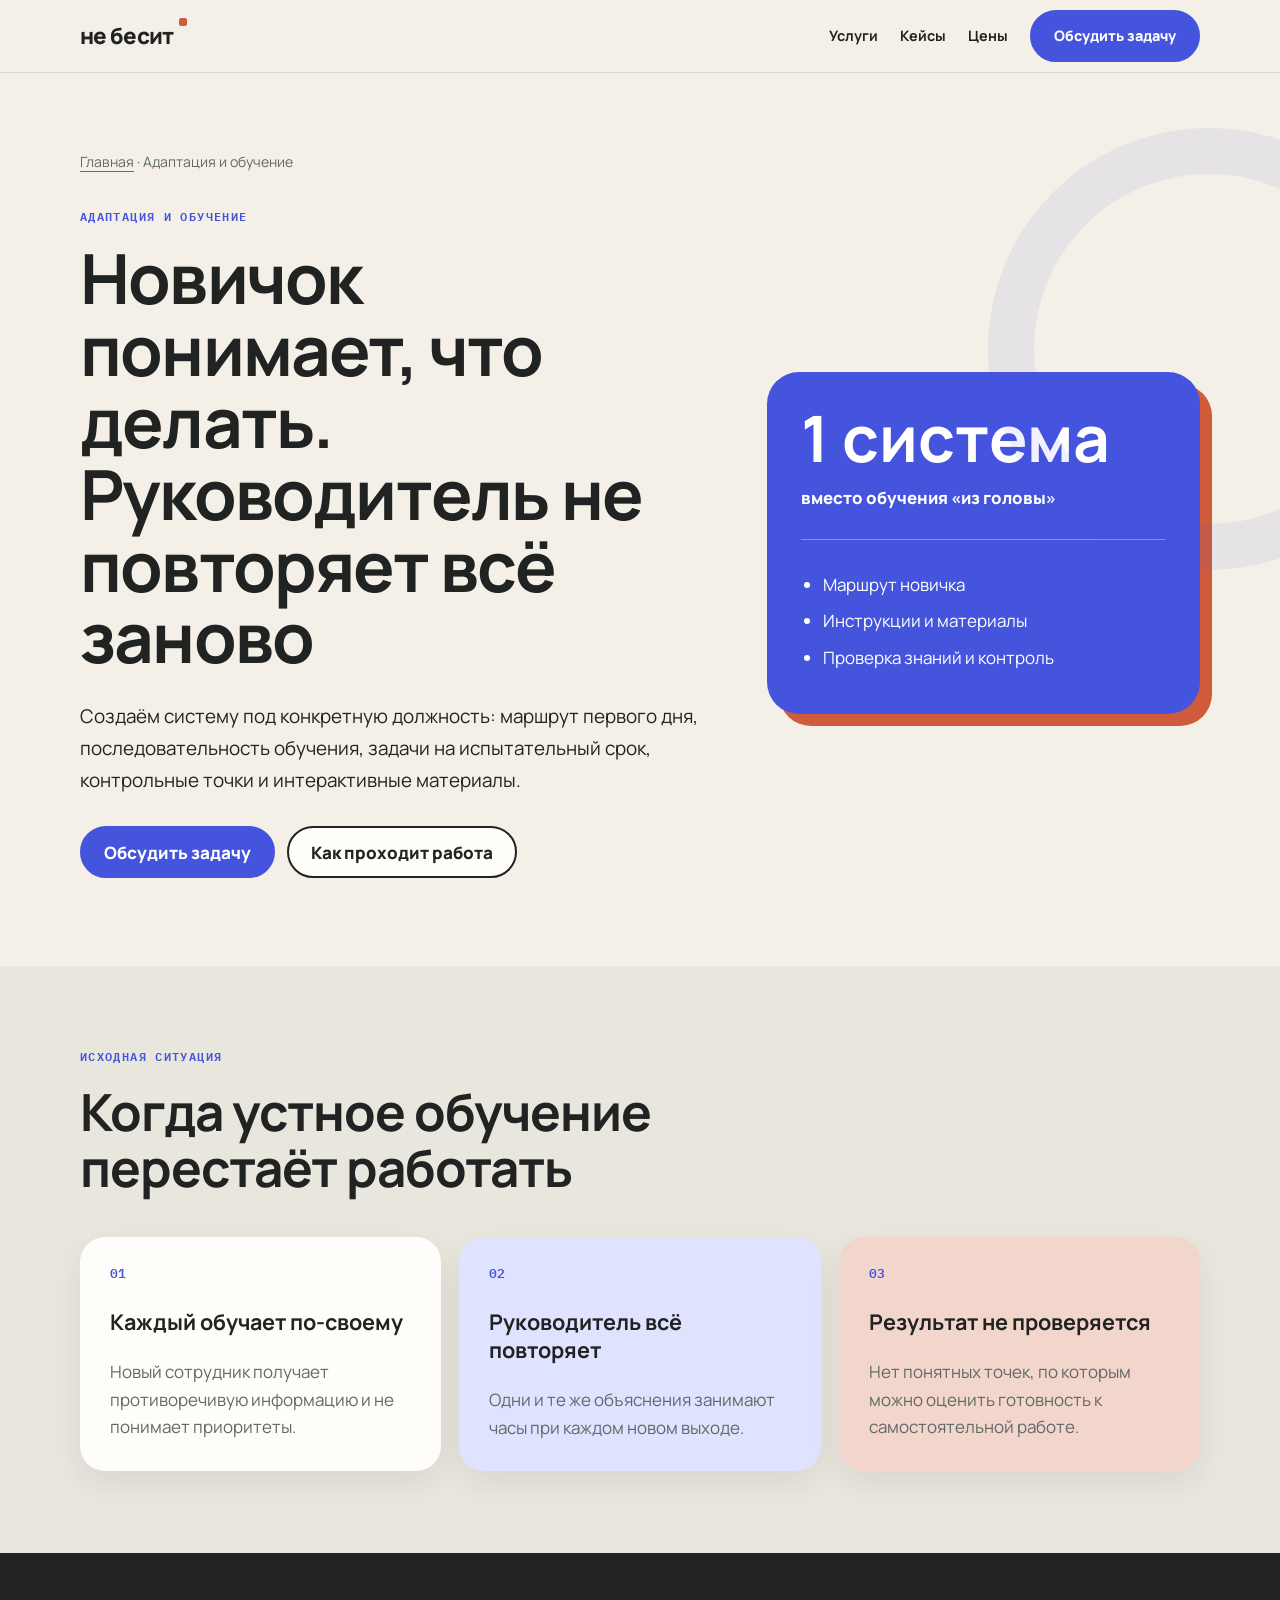
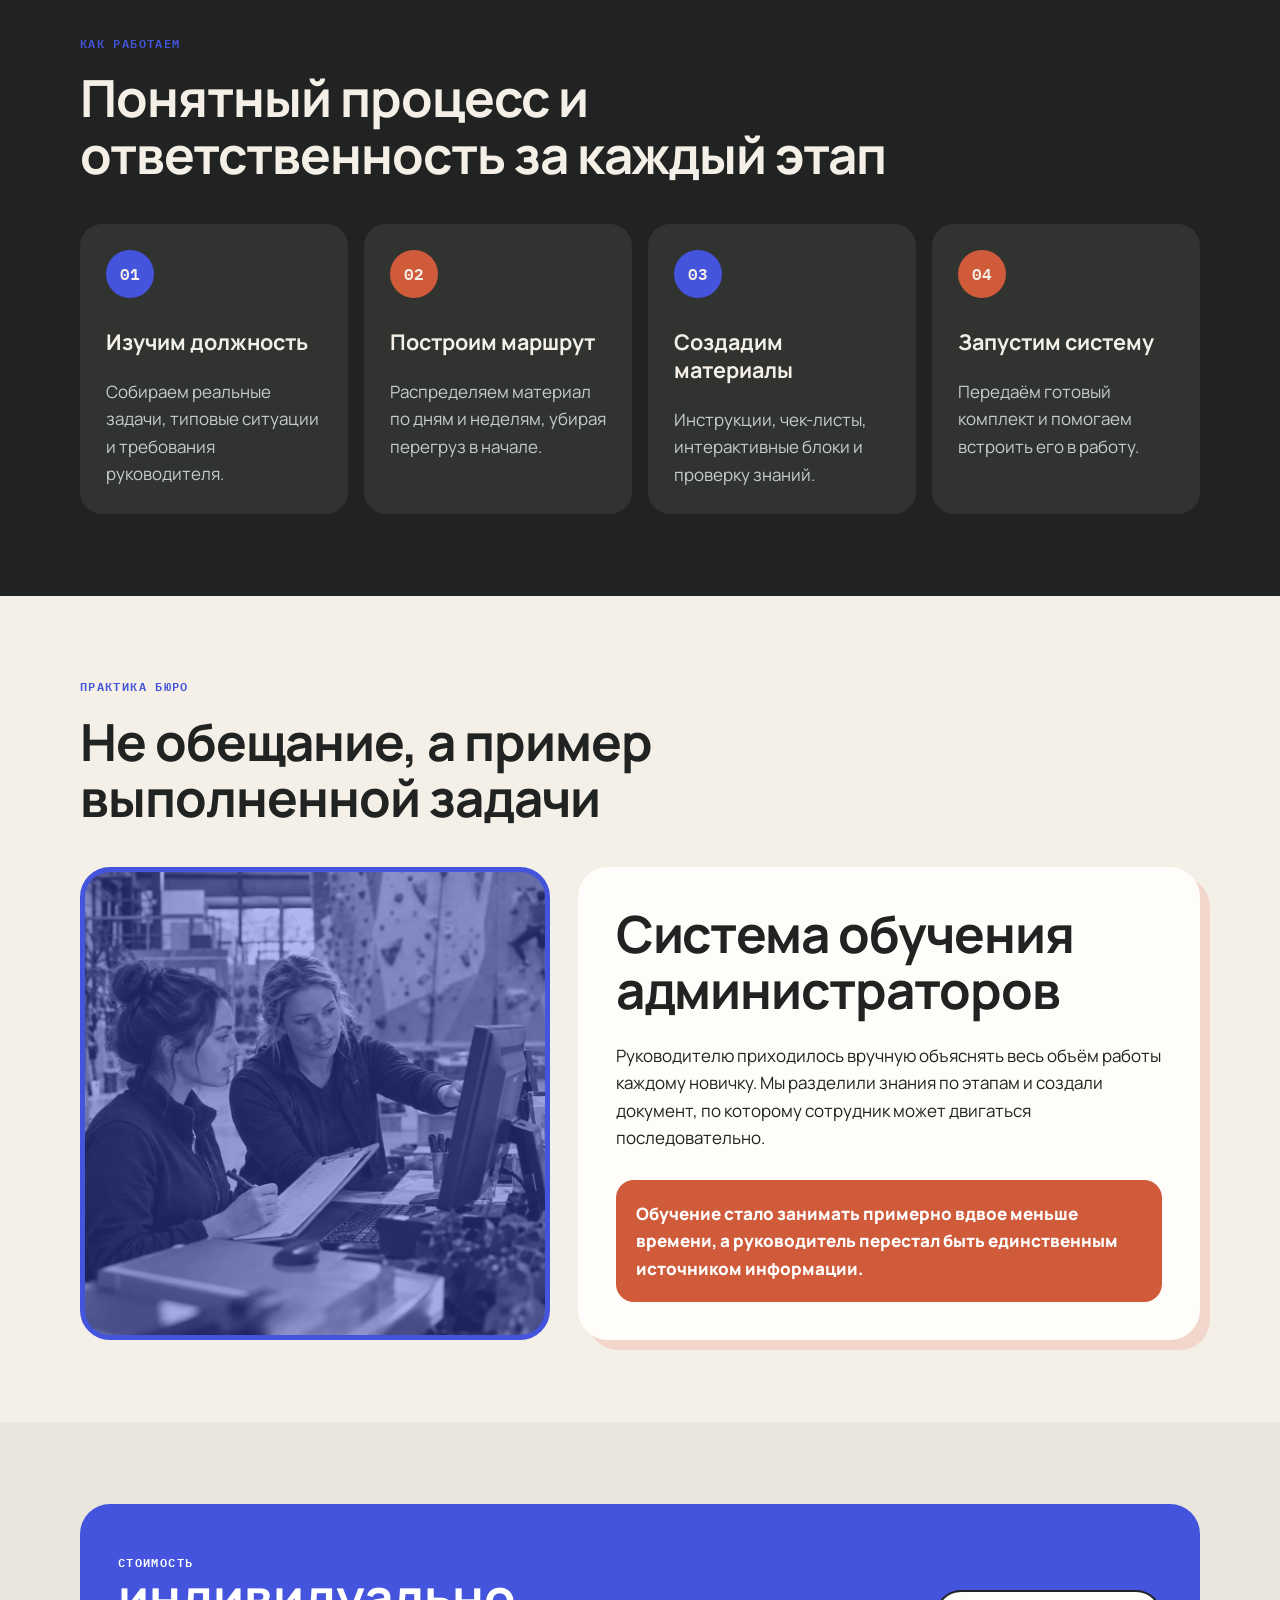
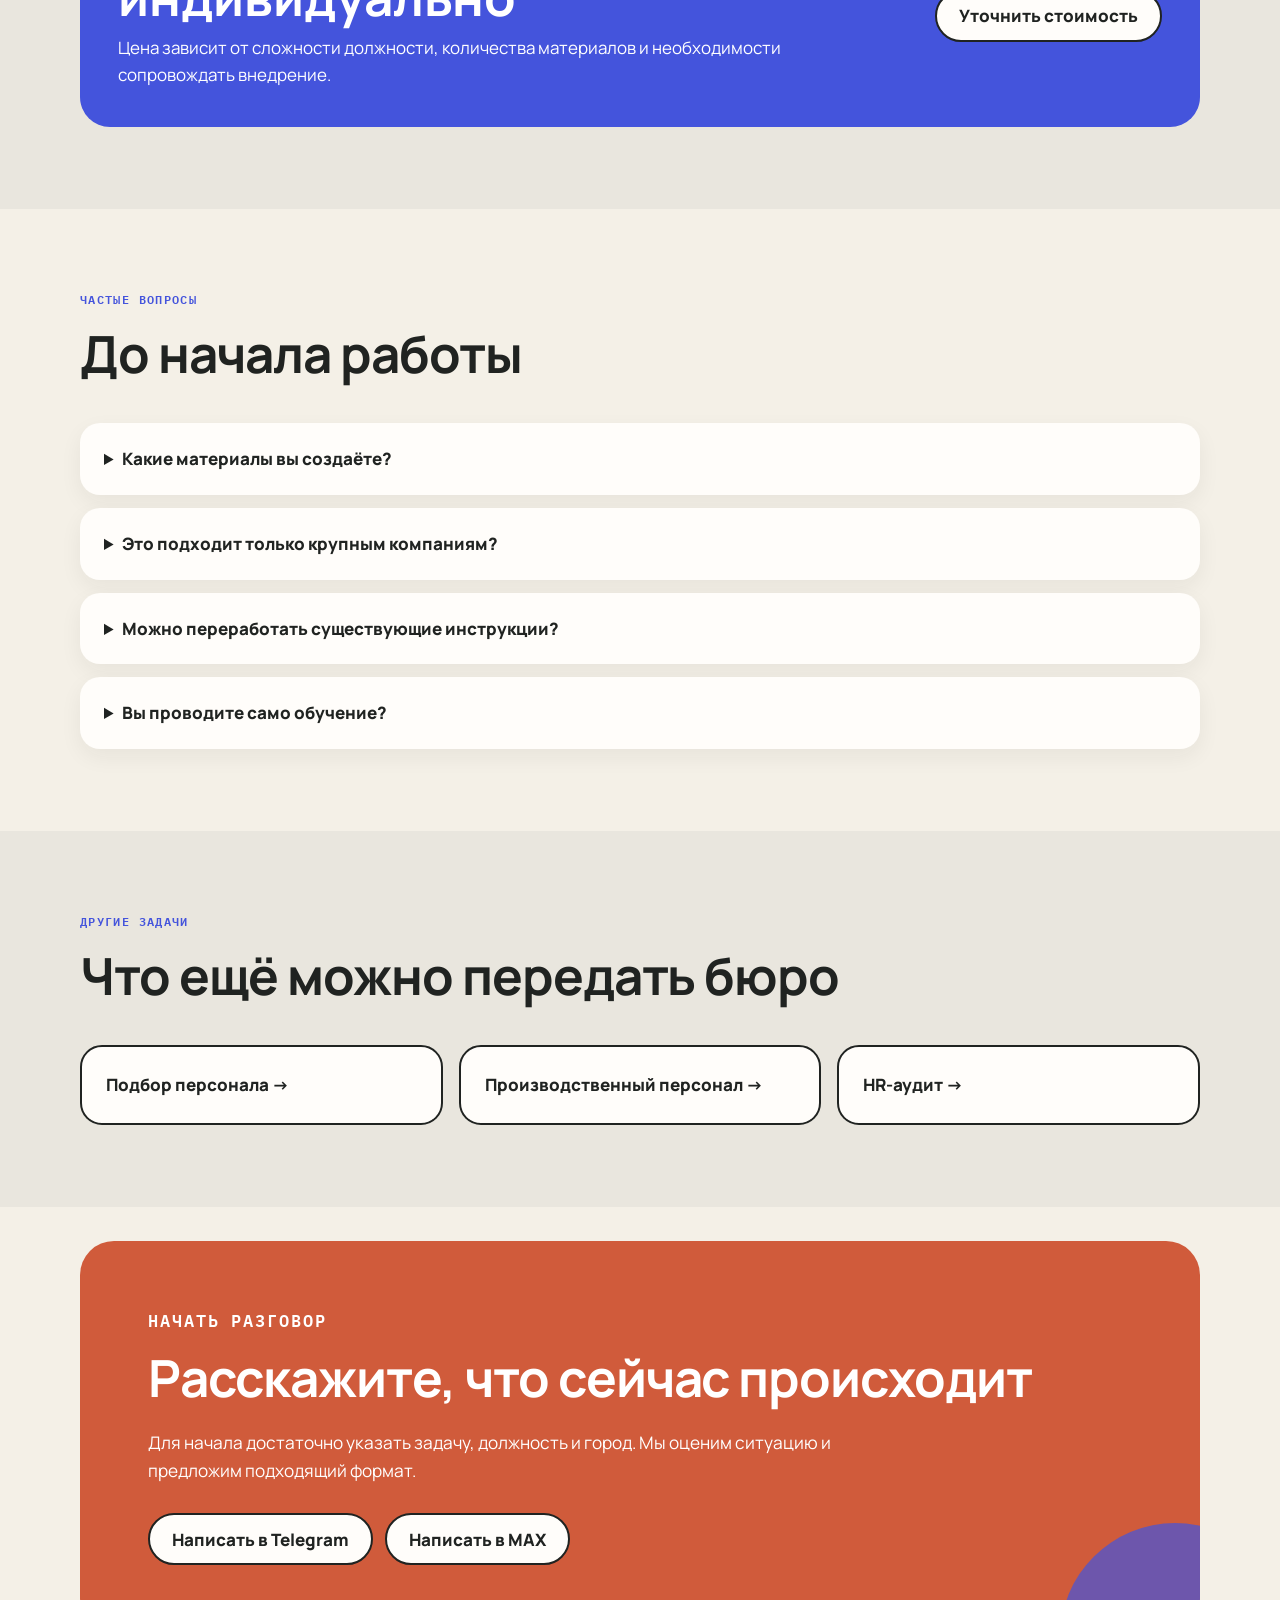
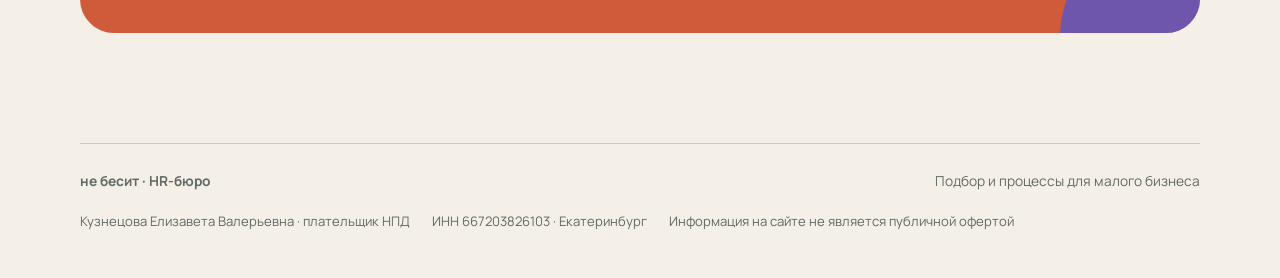
<file: adaptaciya-obuchenie-personala/index.html>
<!doctype html>
<html lang="ru"><head>
<meta charset="utf-8"><meta name="viewport" content="width=device-width,initial-scale=1">
<title>Разработка системы адаптации и обучения персонала</title><meta name="description" content="Создание системы адаптации новых сотрудников: план первого дня, обучение, интерактивные материалы и контрольные точки.">
<meta name="robots" content="index,follow,max-image-preview:large"><meta name="theme-color" content="#f4f0e7">
<link rel="canonical" href="https://ne-besit.ru/adaptaciya-obuchenie-personala/"><link rel="stylesheet" href="../assets/seo-pages.css">
<link rel="icon" type="image/svg+xml" href="data:image/svg+xml,%3Csvg xmlns='http://www.w3.org/2000/svg' viewBox='0 0 64 64'%3E%3Crect width='64' height='64' rx='15' fill='%234454dc'/%3E%3Cpath d='M15 42V20h7l11 13V20h8v22h-7L23 29v13z' fill='%23f4f0e7'/%3E%3Crect x='45' y='13' width='8' height='8' rx='2' fill='%23d05b3b'/%3E%3C/svg%3E">
<meta property="og:type" content="website"><meta property="og:locale" content="ru_RU"><meta property="og:site_name" content="HR-бюро «Не бесит»">
<meta property="og:title" content="Разработка системы адаптации и обучения персонала"><meta property="og:description" content="Создание системы адаптации новых сотрудников: план первого дня, обучение, интерактивные материалы и контрольные точки.">
<meta property="og:url" content="https://ne-besit.ru/adaptaciya-obuchenie-personala/"><meta property="og:image" content="https://ne-besit.ru/assets/og-logo.png">
<meta property="og:image:width" content="1200"><meta property="og:image:height" content="630"><meta property="og:image:alt" content="Логотип HR-бюро «Не бесит»">
<meta name="twitter:card" content="summary_large_image"><meta name="twitter:image" content="https://ne-besit.ru/assets/og-logo.png"><script type="application/ld+json">{"@context":"https://schema.org","@graph":[{"@type":"Service","@id":"https://ne-besit.ru/adaptaciya-obuchenie-personala/#service","name":"Новичок понимает, что делать. Руководитель не повторяет всё заново","description":"Создание системы адаптации новых сотрудников: план первого дня, обучение, интерактивные материалы и контрольные точки.","url":"https://ne-besit.ru/adaptaciya-obuchenie-personala/","provider":{"@type":"EmploymentAgency","@id":"https://ne-besit.ru/#organization","name":"HR-бюро «Не бесит»"},"areaServed":[{"@type":"City","name":"Екатеринбург"},{"@type":"Country","name":"Россия"}]},{"@type":"FAQPage","mainEntity":[{"@type":"Question","name":"Какие материалы вы создаёте?","acceptedAnswer":{"@type":"Answer","text":"Планы первого дня и испытательного срока, инструкции, чек-листы, базы знаний, задания, тесты и интерактивные обучающие материалы."}},{"@type":"Question","name":"Это подходит только крупным компаниям?","acceptedAnswer":{"@type":"Answer","text":"Нет. Для малого бизнеса система особенно полезна: она снижает зависимость от одного руководителя и помогает быстрее вводить новичков в работу."}},{"@type":"Question","name":"Можно переработать существующие инструкции?","acceptedAnswer":{"@type":"Answer","text":"Да. Мы изучим имеющиеся документы, уберём дублирование и соберём их в понятный маршрут обучения."}},{"@type":"Question","name":"Вы проводите само обучение?","acceptedAnswer":{"@type":"Answer","text":"Основной продукт — система и материалы. Формат запуска и сопровождения команды согласовывается отдельно."}}]},{"@type":"BreadcrumbList","itemListElement":[{"@type":"ListItem","position":1,"name":"Главная","item":"https://ne-besit.ru/"},{"@type":"ListItem","position":2,"name":"Новичок понимает, что делать. Руководитель не повторяет всё заново","item":"https://ne-besit.ru/adaptaciya-obuchenie-personala/"}]}]}</script>
</head><body>
<header><div class="container nav"><a class="logo" href="/">не бесит</a><nav class="nav-links" aria-label="Основная навигация"><a href="/#services">Услуги</a><a href="/#cases">Кейсы</a><a href="/#prices">Цены</a><a class="btn btn-blue" href="#contact">Обсудить задачу</a></nav></div></header>
<main>
<section class="hero"><div class="container"><div class="crumbs"><a href="/">Главная</a> · Адаптация и обучение</div><div class="hero-grid"><div><p class="eyebrow">Адаптация и обучение</p><h1>Новичок понимает, что делать. Руководитель не повторяет всё заново</h1><p class="lead">Создаём систему под конкретную должность: маршрут первого дня, последовательность обучения, задачи на испытательный срок, контрольные точки и интерактивные материалы.</p><div class="hero-actions"><a class="btn btn-blue" href="#contact">Обсудить задачу</a><a class="btn btn-light" href="#how">Как проходит работа</a></div></div><aside class="hero-card"><strong>1 система</strong><span>вместо обучения «из головы»</span><ul><li>Маршрут новичка</li><li>Инструкции и материалы</li><li>Проверка знаний и контроль</li></ul></aside></div></div></section>
<section class="paper2"><div class="container"><div class="section-head"><p class="eyebrow">Исходная ситуация</p><h2>Когда устное обучение перестаёт работать</h2></div><div class="grid-3"><article class="card"><span class="card-num">01</span><h3>Каждый обучает по-своему</h3><p>Новый сотрудник получает противоречивую информацию и не понимает приоритеты.</p></article><article class="card"><span class="card-num">02</span><h3>Руководитель всё повторяет</h3><p>Одни и те же объяснения занимают часы при каждом новом выходе.</p></article><article class="card"><span class="card-num">03</span><h3>Результат не проверяется</h3><p>Нет понятных точек, по которым можно оценить готовность к самостоятельной работе.</p></article></div></div></section>
<section class="dark" id="how"><div class="container"><div class="section-head"><p class="eyebrow">Как работаем</p><h2>Понятный процесс и ответственность за каждый этап</h2></div><div class="steps"><article class="step"><span class="step-num">01</span><h3>Изучим должность</h3><p>Собираем реальные задачи, типовые ситуации и требования руководителя.</p></article><article class="step"><span class="step-num">02</span><h3>Построим маршрут</h3><p>Распределяем материал по дням и неделям, убирая перегруз в начале.</p></article><article class="step"><span class="step-num">03</span><h3>Создадим материалы</h3><p>Инструкции, чек-листы, интерактивные блоки и проверку знаний.</p></article><article class="step"><span class="step-num">04</span><h3>Запустим систему</h3><p>Передаём готовый комплект и помогаем встроить его в работу.</p></article></div></div></section>
<section><div class="container"><div class="section-head"><p class="eyebrow">Практика бюро</p><h2>Не обещание, а пример выполненной задачи</h2></div><div class="proof"><div class="proof-visual"><img src="../assets/case-adaptation.webp" alt="Материалы адаптации администратора" loading="lazy" decoding="async"></div><article class="proof-copy"><h2>Система обучения администраторов</h2><p>Руководителю приходилось вручную объяснять весь объём работы каждому новичку. Мы разделили знания по этапам и создали документ, по которому сотрудник может двигаться последовательно.</p><div class="result">Обучение стало занимать примерно вдвое меньше времени, а руководитель перестал быть единственным источником информации.</div></article></div></div></section>
<section class="paper2"><div class="container"><div class="price-box"><div><p class="eyebrow" style="color:white">Стоимость</p><strong>индивидуально</strong><p>Цена зависит от сложности должности, количества материалов и необходимости сопровождать внедрение.</p></div><a class="btn btn-light" href="#contact">Уточнить стоимость</a></div></div></section>
<section><div class="container"><div class="section-head"><p class="eyebrow">Частые вопросы</p><h2>До начала работы</h2></div><div class="faq"><details><summary>Какие материалы вы создаёте?</summary><p>Планы первого дня и испытательного срока, инструкции, чек-листы, базы знаний, задания, тесты и интерактивные обучающие материалы.</p></details><details><summary>Это подходит только крупным компаниям?</summary><p>Нет. Для малого бизнеса система особенно полезна: она снижает зависимость от одного руководителя и помогает быстрее вводить новичков в работу.</p></details><details><summary>Можно переработать существующие инструкции?</summary><p>Да. Мы изучим имеющиеся документы, уберём дублирование и соберём их в понятный маршрут обучения.</p></details><details><summary>Вы проводите само обучение?</summary><p>Основной продукт — система и материалы. Формат запуска и сопровождения команды согласовывается отдельно.</p></details></div></div></section>
<section class="paper2"><div class="container"><div class="section-head"><p class="eyebrow">Другие задачи</p><h2>Что ещё можно передать бюро</h2></div><div class="related"><a href="/podbor-personala-ekaterinburg/">Подбор персонала →</a><a href="/podbor-proizvodstvennogo-personala/">Производственный персонал →</a><a href="/hr-audit/">HR-аудит →</a></div></div></section>
<section class="contact" id="contact"><div class="container"><div class="contact-box"><p class="eyebrow" style="color:white">Начать разговор</p><h2>Расскажите, что сейчас происходит</h2><p>Для начала достаточно указать задачу, должность и город. Мы оценим ситуацию и предложим подходящий формат.</p><div class="contact-actions"><a class="btn btn-light" href="https://t.me/liza_kuznetsova_ekb" target="_blank" rel="noopener noreferrer">Написать в Telegram</a><a class="btn btn-light" href="https://max.ru/u/f9LHodD0cOJaok45TNWc3zuuhjObs2EStNBGG1cDDjt7HR12Wh5RwEzt-4s" target="_blank" rel="noopener noreferrer">Написать в MAX</a></div></div></div></section>
</main>
<footer><div class="container footer-row"><strong>не бесит · HR-бюро</strong><span>Подбор и процессы для малого бизнеса</span><div class="footer-legal"><span>Кузнецова Елизавета Валерьевна · плательщик НПД</span><span>ИНН 667203826103 · Екатеринбург</span><span>Информация на сайте не является публичной офертой</span></div></div></footer>
</body></html>
</file>
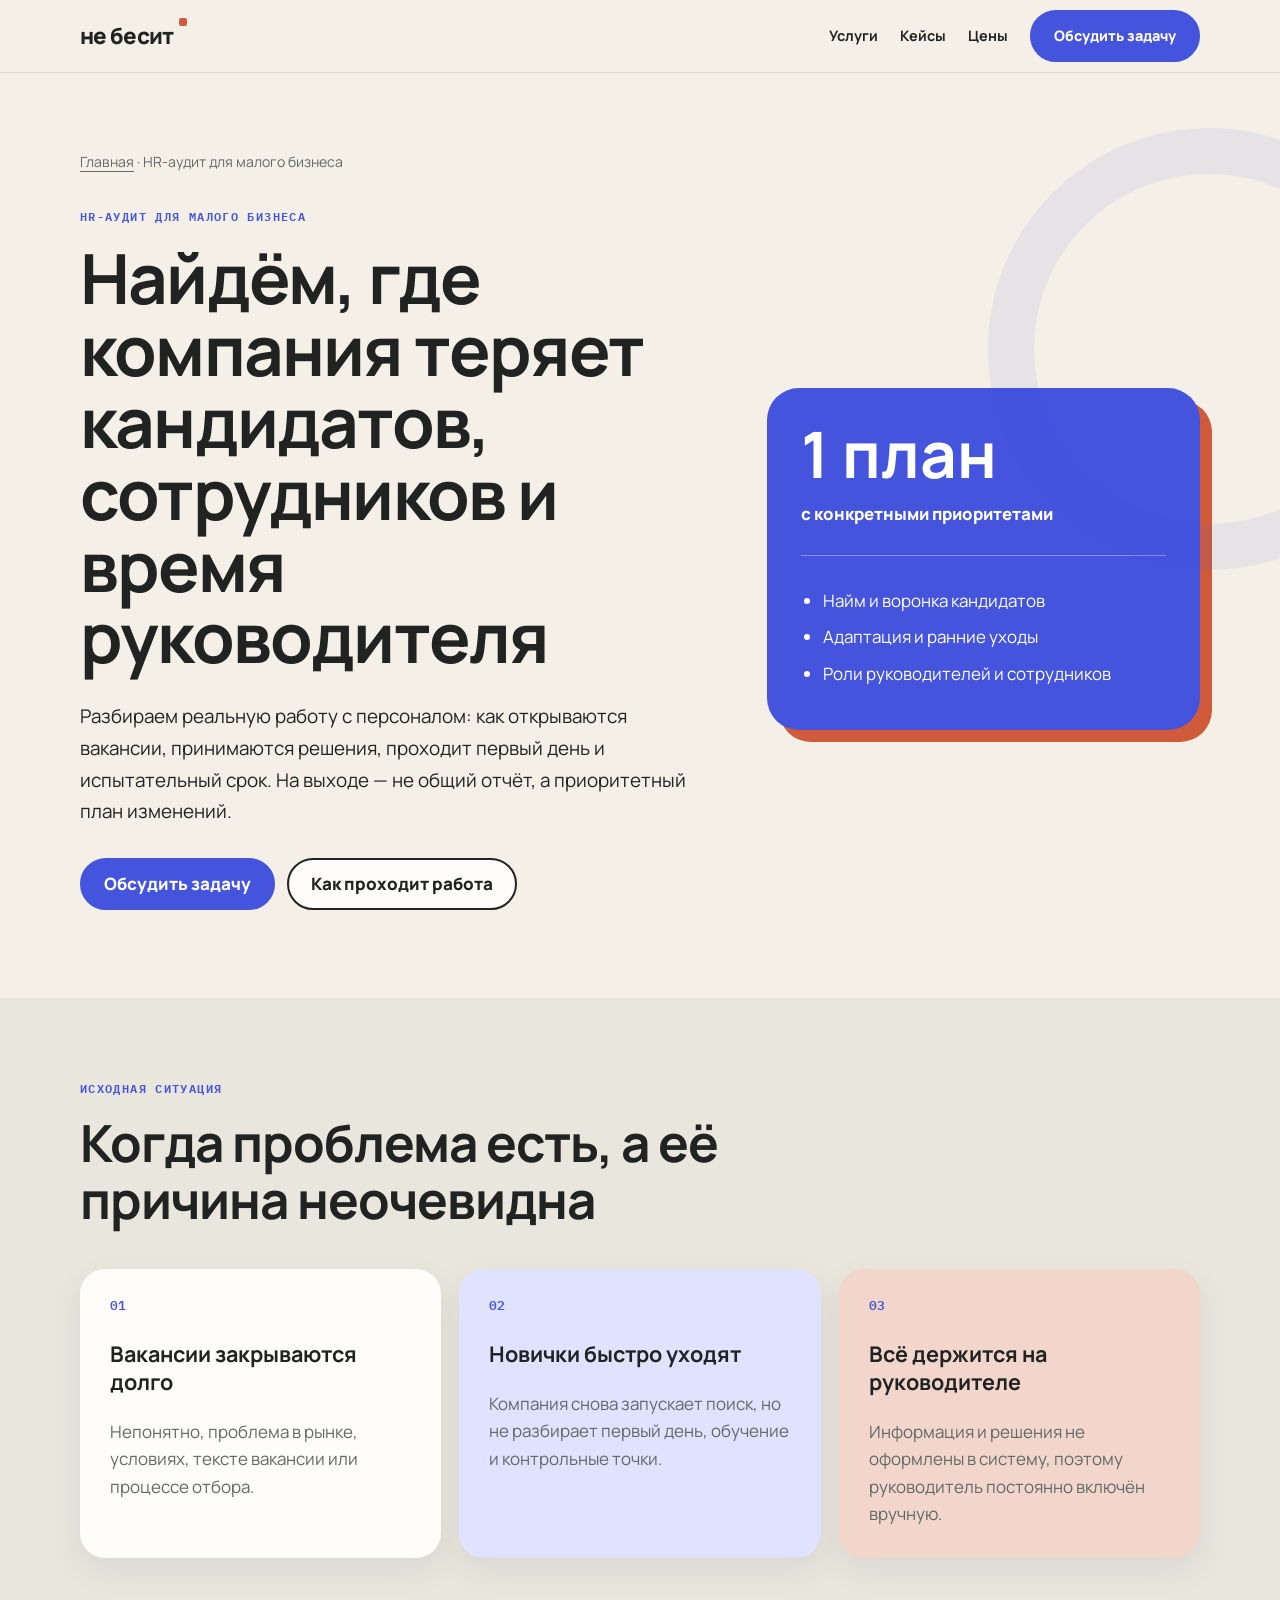
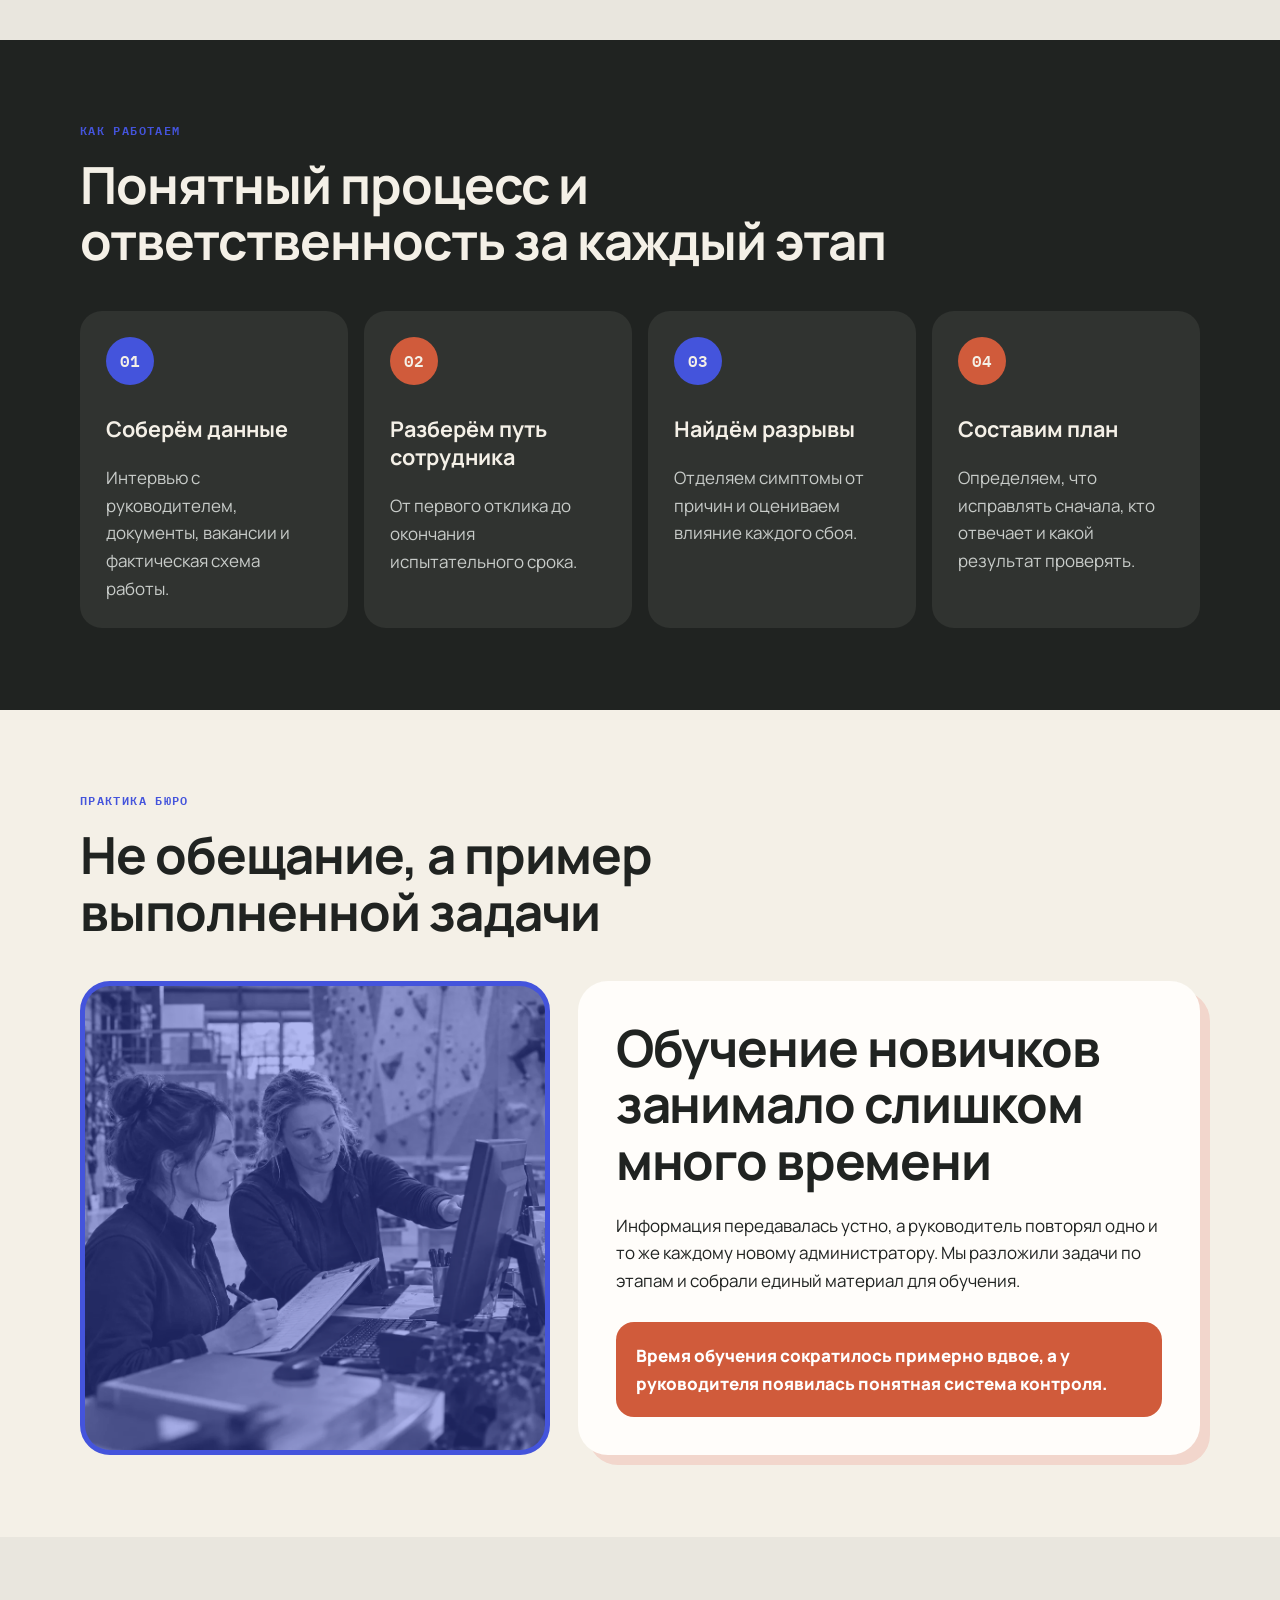
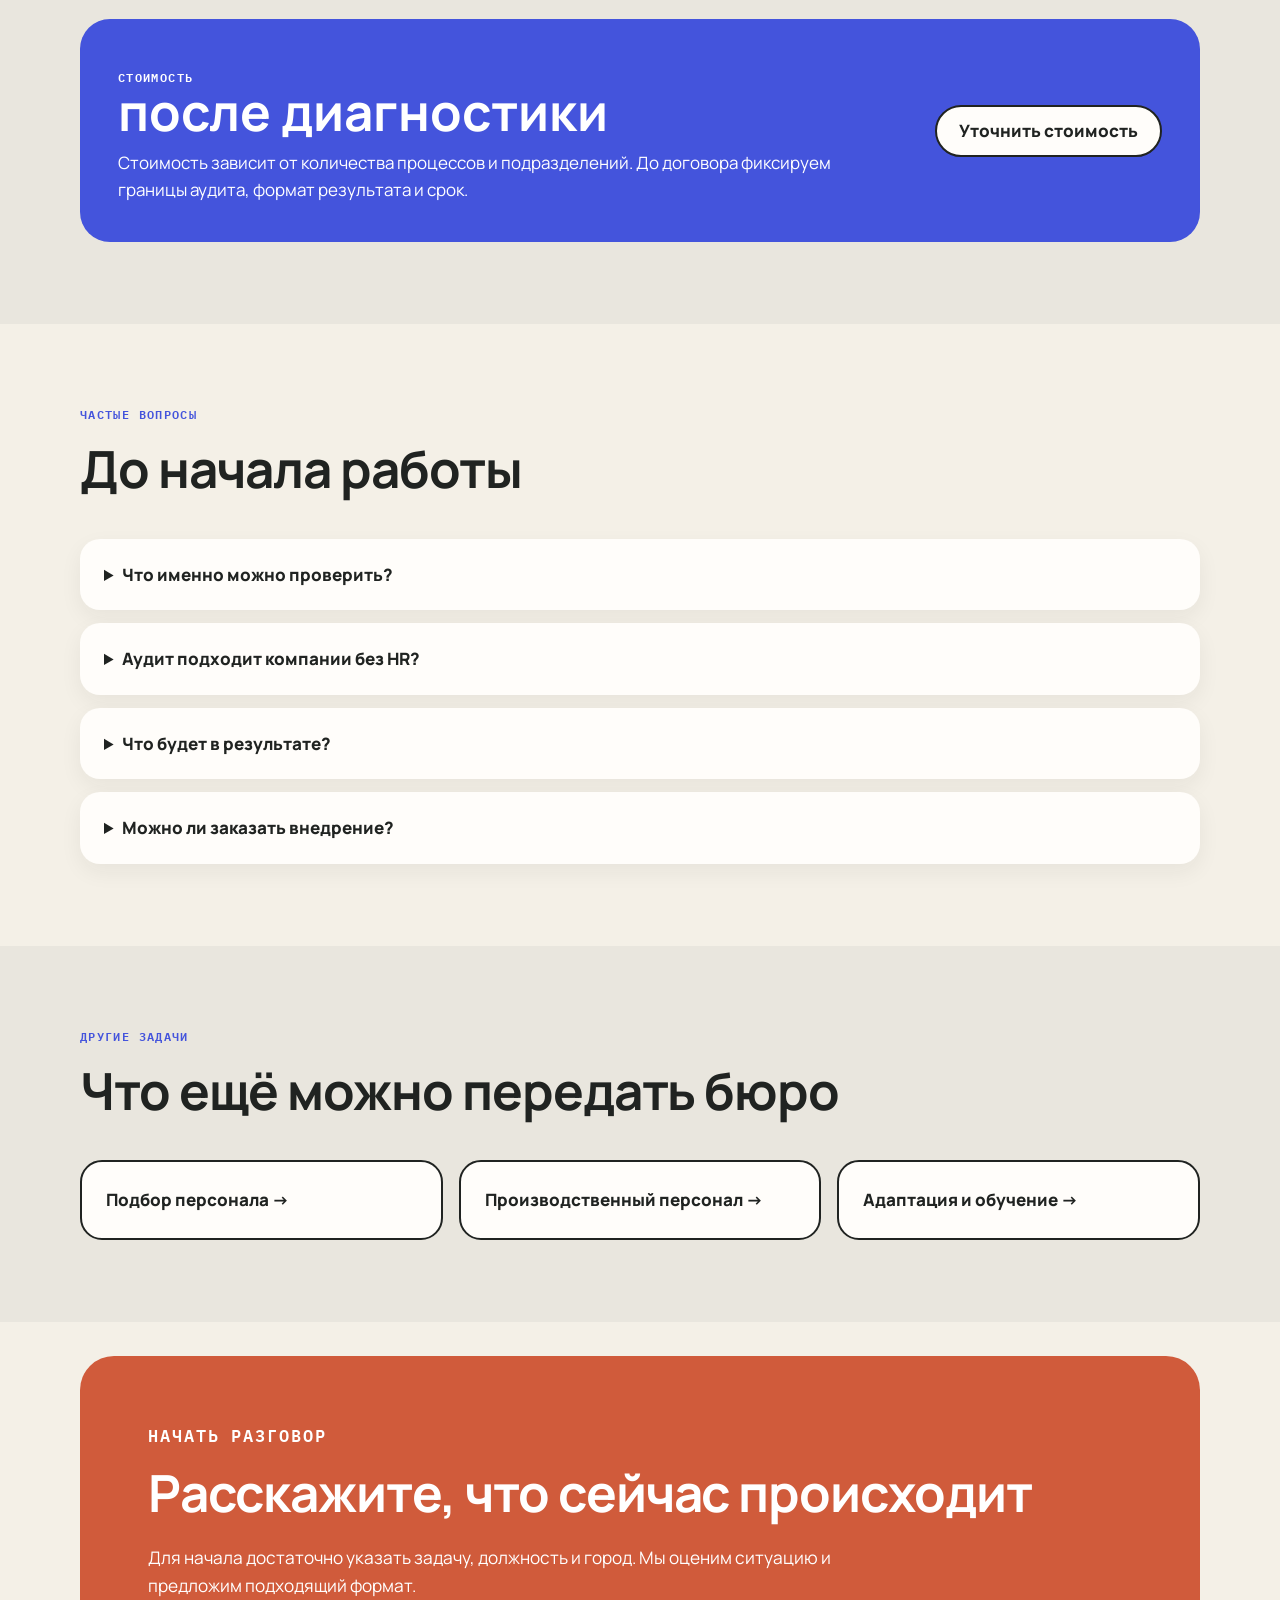
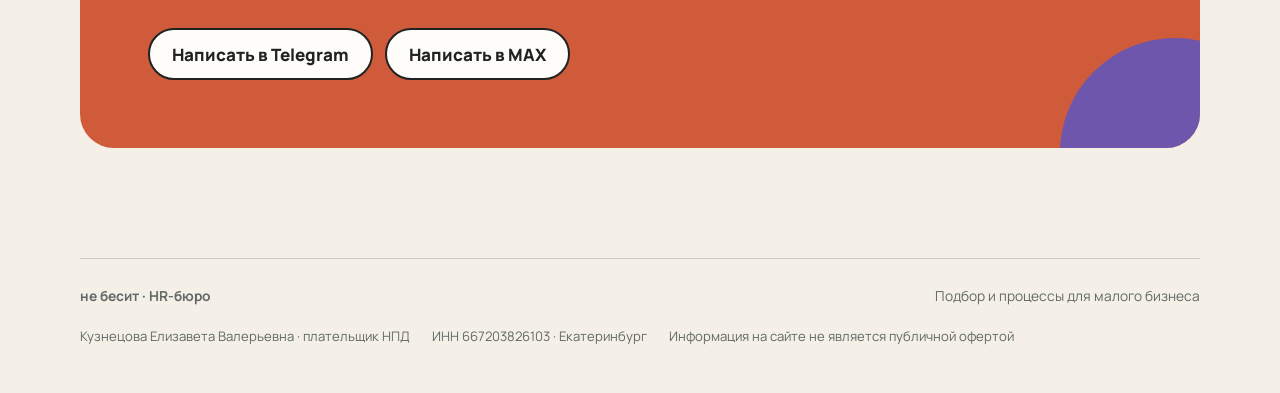
<file: hr-audit/index.html>
<!doctype html>
<html lang="ru"><head>
<meta charset="utf-8"><meta name="viewport" content="width=device-width,initial-scale=1">
<title>HR-аудит для малого бизнеса в Екатеринбурге — «Не бесит»</title><meta name="description" content="Аудит найма, адаптации и работы с персоналом для малого бизнеса. Находим причины сбоев и составляем понятный план изменений.">
<meta name="robots" content="index,follow,max-image-preview:large"><meta name="theme-color" content="#f4f0e7">
<link rel="canonical" href="https://ne-besit.ru/hr-audit/"><link rel="stylesheet" href="../assets/seo-pages.css">
<link rel="icon" type="image/svg+xml" href="data:image/svg+xml,%3Csvg xmlns='http://www.w3.org/2000/svg' viewBox='0 0 64 64'%3E%3Crect width='64' height='64' rx='15' fill='%234454dc'/%3E%3Cpath d='M15 42V20h7l11 13V20h8v22h-7L23 29v13z' fill='%23f4f0e7'/%3E%3Crect x='45' y='13' width='8' height='8' rx='2' fill='%23d05b3b'/%3E%3C/svg%3E">
<meta property="og:type" content="website"><meta property="og:locale" content="ru_RU"><meta property="og:site_name" content="HR-бюро «Не бесит»">
<meta property="og:title" content="HR-аудит для малого бизнеса в Екатеринбурге — «Не бесит»"><meta property="og:description" content="Аудит найма, адаптации и работы с персоналом для малого бизнеса. Находим причины сбоев и составляем понятный план изменений.">
<meta property="og:url" content="https://ne-besit.ru/hr-audit/"><meta property="og:image" content="https://ne-besit.ru/assets/og-logo.png">
<meta property="og:image:width" content="1200"><meta property="og:image:height" content="630"><meta property="og:image:alt" content="Логотип HR-бюро «Не бесит»">
<meta name="twitter:card" content="summary_large_image"><meta name="twitter:image" content="https://ne-besit.ru/assets/og-logo.png"><script type="application/ld+json">{"@context":"https://schema.org","@graph":[{"@type":"Service","@id":"https://ne-besit.ru/hr-audit/#service","name":"Найдём, где компания теряет кандидатов, сотрудников и время руководителя","description":"Аудит найма, адаптации и работы с персоналом для малого бизнеса. Находим причины сбоев и составляем понятный план изменений.","url":"https://ne-besit.ru/hr-audit/","provider":{"@type":"EmploymentAgency","@id":"https://ne-besit.ru/#organization","name":"HR-бюро «Не бесит»"},"areaServed":[{"@type":"City","name":"Екатеринбург"},{"@type":"Country","name":"Россия"}]},{"@type":"FAQPage","mainEntity":[{"@type":"Question","name":"Что именно можно проверить?","acceptedAnswer":{"@type":"Answer","text":"Подбор, путь кандидата, адаптацию, обучение, причины ранних увольнений, распределение ответственности и нагрузку руководителей."}},{"@type":"Question","name":"Аудит подходит компании без HR?","acceptedAnswer":{"@type":"Answer","text":"Да. Это один из основных сценариев: процессы уже существуют, но распределены между собственником и руководителями и нигде не собраны целиком."}},{"@type":"Question","name":"Что будет в результате?","acceptedAnswer":{"@type":"Answer","text":"Карта текущего процесса, выявленные причины сбоев, приоритеты и конкретный план изменений."}},{"@type":"Question","name":"Можно ли заказать внедрение?","acceptedAnswer":{"@type":"Answer","text":"Да. После аудита отдельно согласуем разработку документов, материалов и сопровождение изменений."}}]},{"@type":"BreadcrumbList","itemListElement":[{"@type":"ListItem","position":1,"name":"Главная","item":"https://ne-besit.ru/"},{"@type":"ListItem","position":2,"name":"Найдём, где компания теряет кандидатов, сотрудников и время руководителя","item":"https://ne-besit.ru/hr-audit/"}]}]}</script>
</head><body>
<header><div class="container nav"><a class="logo" href="/">не бесит</a><nav class="nav-links" aria-label="Основная навигация"><a href="/#services">Услуги</a><a href="/#cases">Кейсы</a><a href="/#prices">Цены</a><a class="btn btn-blue" href="#contact">Обсудить задачу</a></nav></div></header>
<main>
<section class="hero"><div class="container"><div class="crumbs"><a href="/">Главная</a> · HR-аудит для малого бизнеса</div><div class="hero-grid"><div><p class="eyebrow">HR-аудит для малого бизнеса</p><h1>Найдём, где компания теряет кандидатов, сотрудников и время руководителя</h1><p class="lead">Разбираем реальную работу с персоналом: как открываются вакансии, принимаются решения, проходит первый день и испытательный срок. На выходе — не общий отчёт, а приоритетный план изменений.</p><div class="hero-actions"><a class="btn btn-blue" href="#contact">Обсудить задачу</a><a class="btn btn-light" href="#how">Как проходит работа</a></div></div><aside class="hero-card"><strong>1 план</strong><span>с конкретными приоритетами</span><ul><li>Найм и воронка кандидатов</li><li>Адаптация и ранние уходы</li><li>Роли руководителей и сотрудников</li></ul></aside></div></div></section>
<section class="paper2"><div class="container"><div class="section-head"><p class="eyebrow">Исходная ситуация</p><h2>Когда проблема есть, а её причина неочевидна</h2></div><div class="grid-3"><article class="card"><span class="card-num">01</span><h3>Вакансии закрываются долго</h3><p>Непонятно, проблема в рынке, условиях, тексте вакансии или процессе отбора.</p></article><article class="card"><span class="card-num">02</span><h3>Новички быстро уходят</h3><p>Компания снова запускает поиск, но не разбирает первый день, обучение и контрольные точки.</p></article><article class="card"><span class="card-num">03</span><h3>Всё держится на руководителе</h3><p>Информация и решения не оформлены в систему, поэтому руководитель постоянно включён вручную.</p></article></div></div></section>
<section class="dark" id="how"><div class="container"><div class="section-head"><p class="eyebrow">Как работаем</p><h2>Понятный процесс и ответственность за каждый этап</h2></div><div class="steps"><article class="step"><span class="step-num">01</span><h3>Соберём данные</h3><p>Интервью с руководителем, документы, вакансии и фактическая схема работы.</p></article><article class="step"><span class="step-num">02</span><h3>Разберём путь сотрудника</h3><p>От первого отклика до окончания испытательного срока.</p></article><article class="step"><span class="step-num">03</span><h3>Найдём разрывы</h3><p>Отделяем симптомы от причин и оцениваем влияние каждого сбоя.</p></article><article class="step"><span class="step-num">04</span><h3>Составим план</h3><p>Определяем, что исправлять сначала, кто отвечает и какой результат проверять.</p></article></div></div></section>
<section><div class="container"><div class="section-head"><p class="eyebrow">Практика бюро</p><h2>Не обещание, а пример выполненной задачи</h2></div><div class="proof"><div class="proof-visual"><img src="../assets/case-adaptation.webp" alt="Аудит адаптации сотрудников" loading="lazy" decoding="async"></div><article class="proof-copy"><h2>Обучение новичков занимало слишком много времени</h2><p>Информация передавалась устно, а руководитель повторял одно и то же каждому новому администратору. Мы разложили задачи по этапам и собрали единый материал для обучения.</p><div class="result">Время обучения сократилось примерно вдвое, а у руководителя появилась понятная система контроля.</div></article></div></div></section>
<section class="paper2"><div class="container"><div class="price-box"><div><p class="eyebrow" style="color:white">Стоимость</p><strong>после диагностики</strong><p>Стоимость зависит от количества процессов и подразделений. До договора фиксируем границы аудита, формат результата и срок.</p></div><a class="btn btn-light" href="#contact">Уточнить стоимость</a></div></div></section>
<section><div class="container"><div class="section-head"><p class="eyebrow">Частые вопросы</p><h2>До начала работы</h2></div><div class="faq"><details><summary>Что именно можно проверить?</summary><p>Подбор, путь кандидата, адаптацию, обучение, причины ранних увольнений, распределение ответственности и нагрузку руководителей.</p></details><details><summary>Аудит подходит компании без HR?</summary><p>Да. Это один из основных сценариев: процессы уже существуют, но распределены между собственником и руководителями и нигде не собраны целиком.</p></details><details><summary>Что будет в результате?</summary><p>Карта текущего процесса, выявленные причины сбоев, приоритеты и конкретный план изменений.</p></details><details><summary>Можно ли заказать внедрение?</summary><p>Да. После аудита отдельно согласуем разработку документов, материалов и сопровождение изменений.</p></details></div></div></section>
<section class="paper2"><div class="container"><div class="section-head"><p class="eyebrow">Другие задачи</p><h2>Что ещё можно передать бюро</h2></div><div class="related"><a href="/podbor-personala-ekaterinburg/">Подбор персонала →</a><a href="/podbor-proizvodstvennogo-personala/">Производственный персонал →</a><a href="/adaptaciya-obuchenie-personala/">Адаптация и обучение →</a></div></div></section>
<section class="contact" id="contact"><div class="container"><div class="contact-box"><p class="eyebrow" style="color:white">Начать разговор</p><h2>Расскажите, что сейчас происходит</h2><p>Для начала достаточно указать задачу, должность и город. Мы оценим ситуацию и предложим подходящий формат.</p><div class="contact-actions"><a class="btn btn-light" href="https://t.me/liza_kuznetsova_ekb" target="_blank" rel="noopener noreferrer">Написать в Telegram</a><a class="btn btn-light" href="https://max.ru/u/f9LHodD0cOJaok45TNWc3zuuhjObs2EStNBGG1cDDjt7HR12Wh5RwEzt-4s" target="_blank" rel="noopener noreferrer">Написать в MAX</a></div></div></div></section>
</main>
<footer><div class="container footer-row"><strong>не бесит · HR-бюро</strong><span>Подбор и процессы для малого бизнеса</span><div class="footer-legal"><span>Кузнецова Елизавета Валерьевна · плательщик НПД</span><span>ИНН 667203826103 · Екатеринбург</span><span>Информация на сайте не является публичной офертой</span></div></div></footer>
</body></html>
</file>
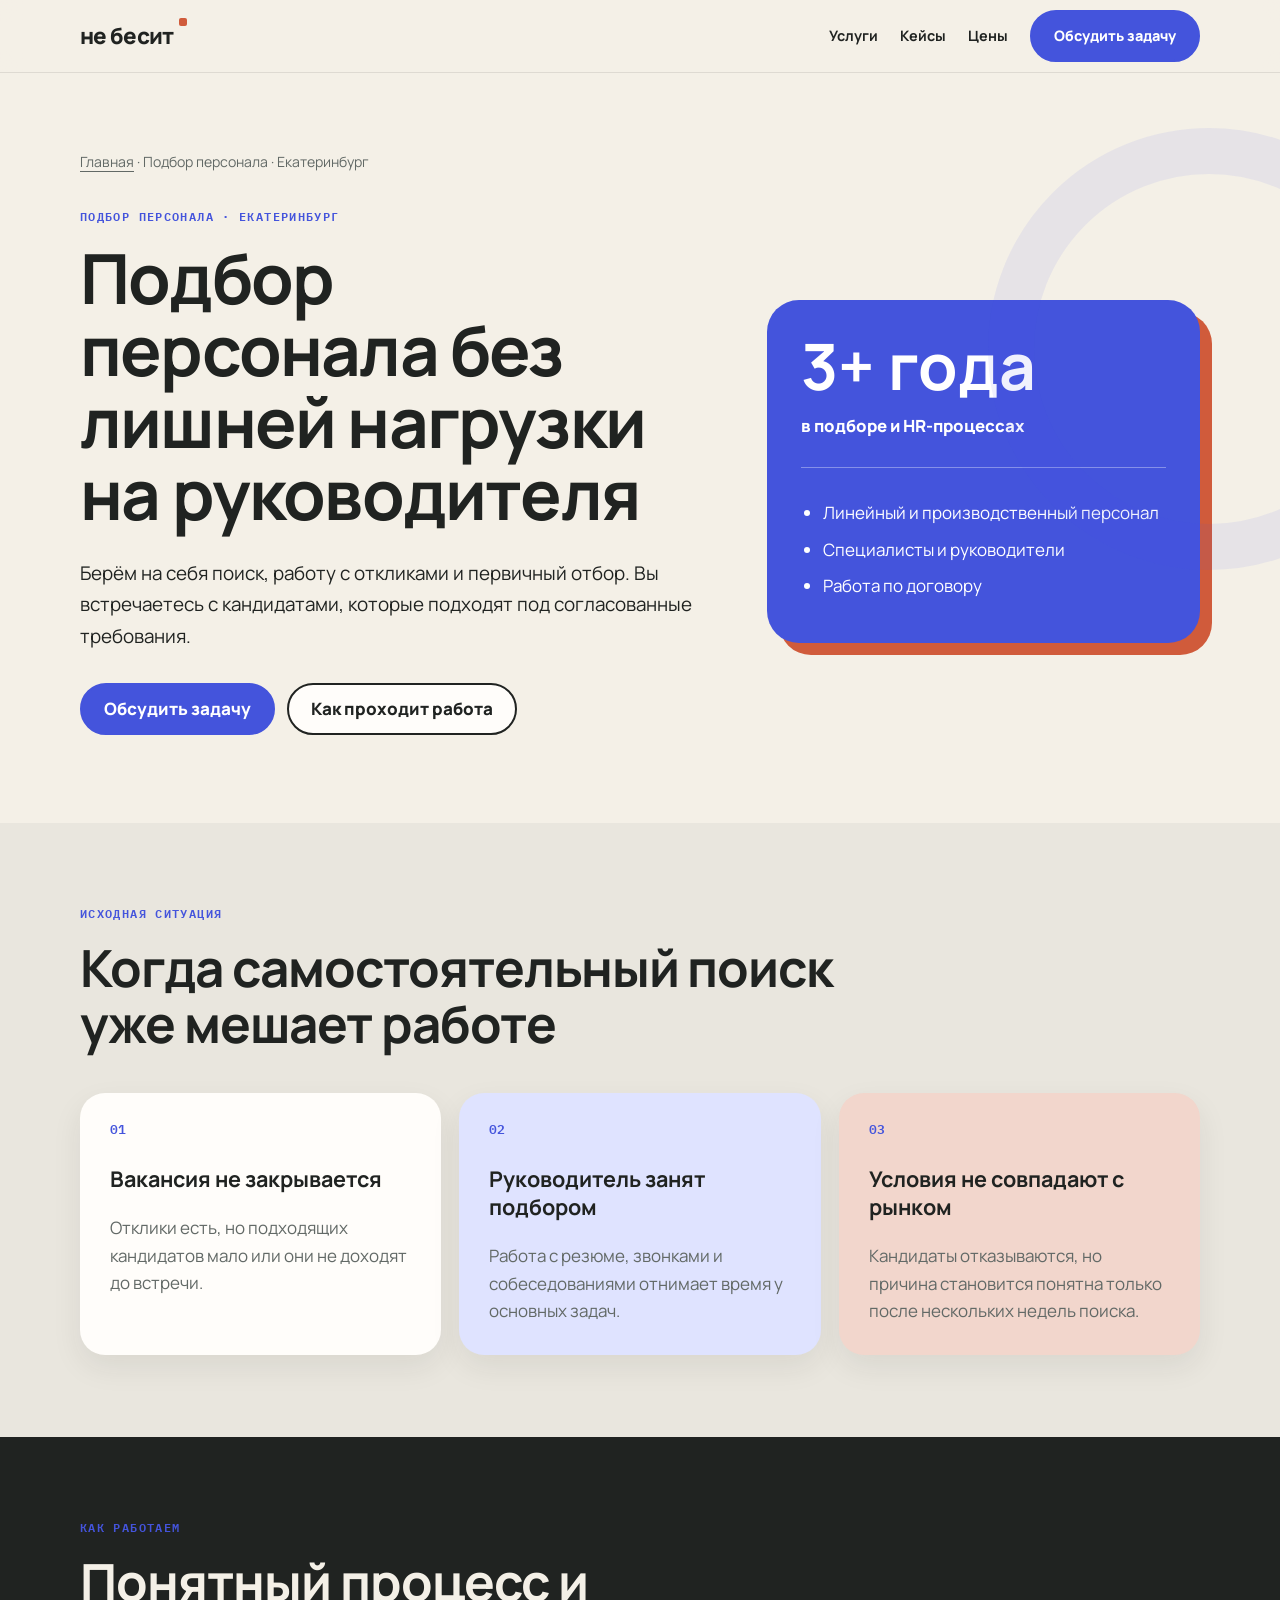
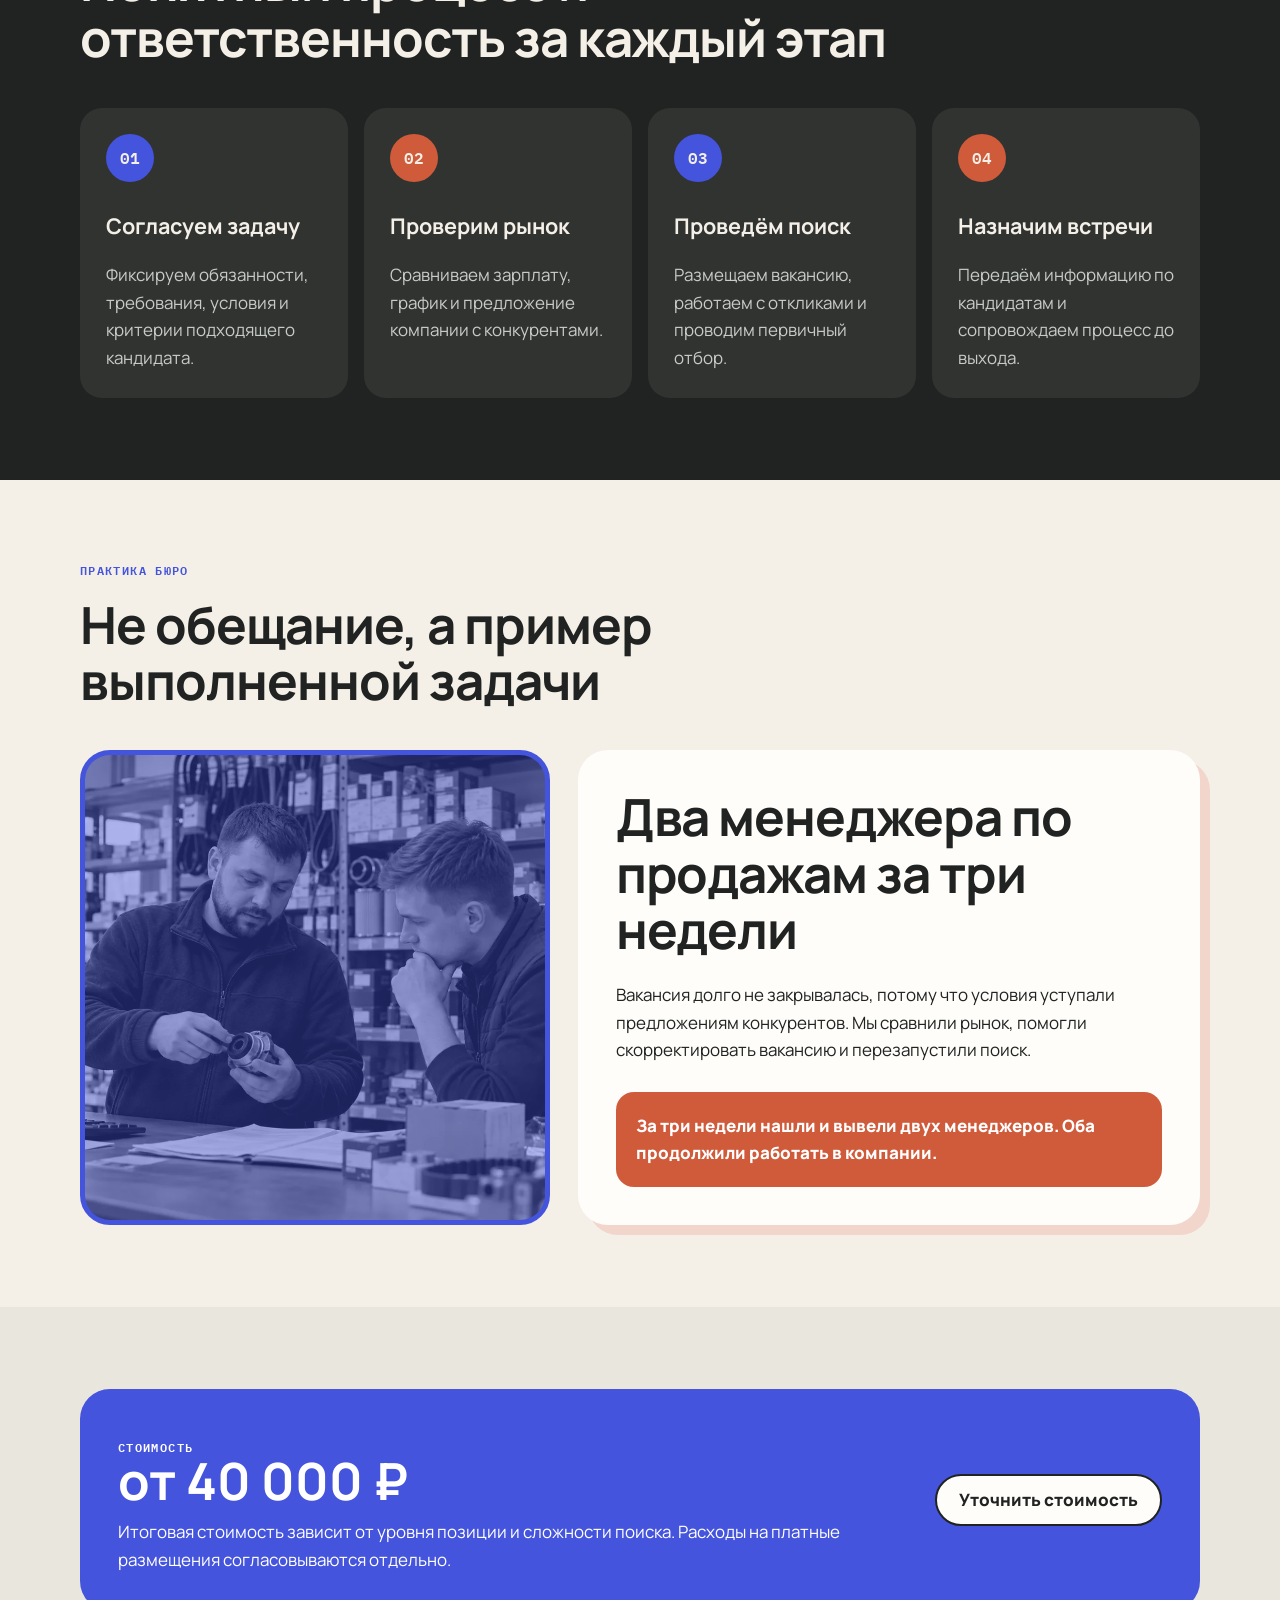
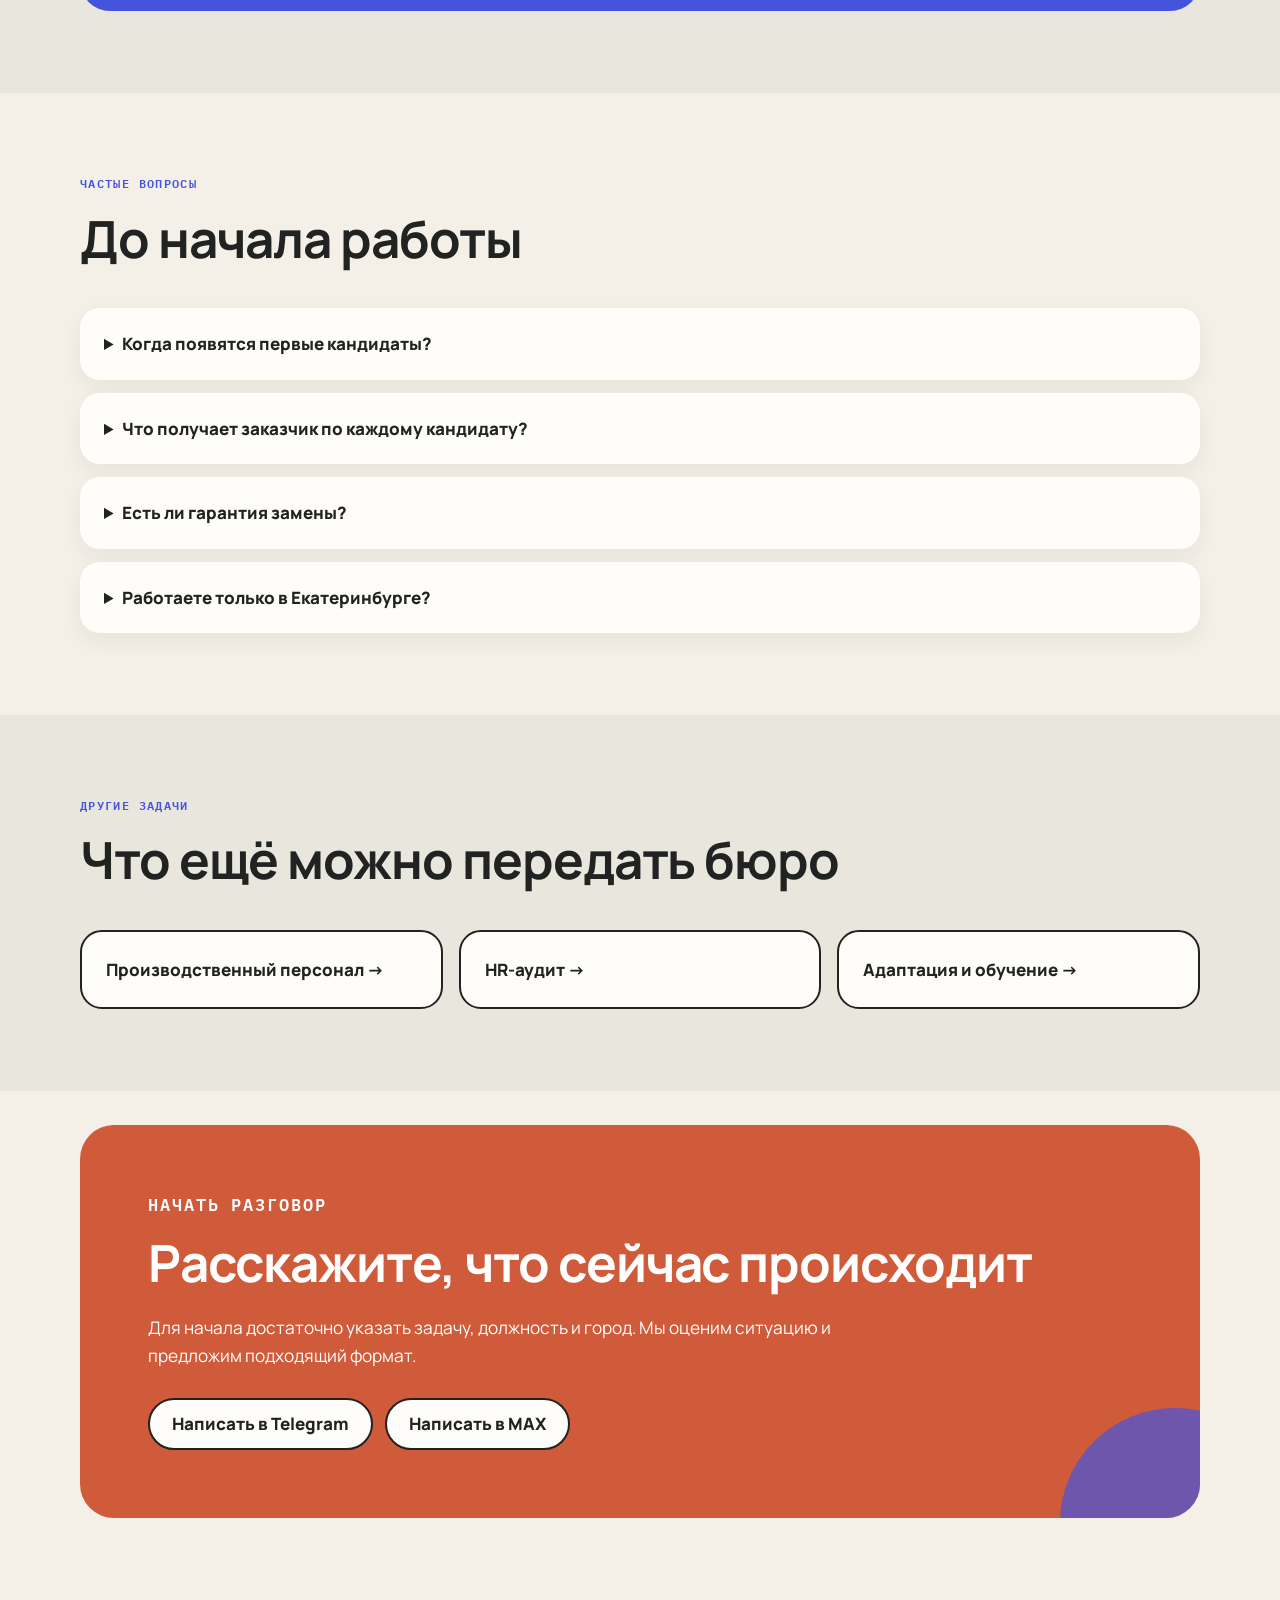
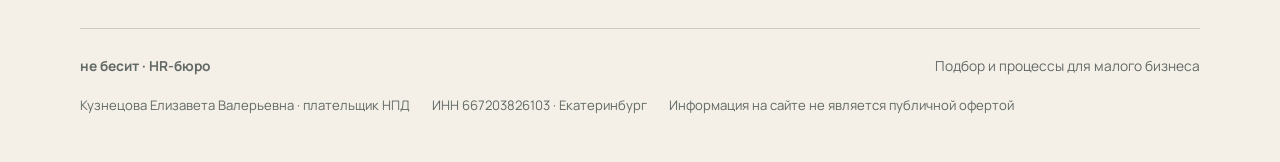
<file: podbor-personala-ekaterinburg/index.html>
<!doctype html>
<html lang="ru"><head>
<meta charset="utf-8"><meta name="viewport" content="width=device-width,initial-scale=1">
<title>Подбор персонала в Екатеринбурге — HR-бюро «Не бесит»</title><meta name="description" content="Подбор линейного, производственного и офисного персонала в Екатеринбурге. Анализ рынка, поиск, отбор и организация собеседований.">
<meta name="robots" content="index,follow,max-image-preview:large"><meta name="theme-color" content="#f4f0e7">
<link rel="canonical" href="https://ne-besit.ru/podbor-personala-ekaterinburg/"><link rel="stylesheet" href="../assets/seo-pages.css">
<link rel="icon" type="image/svg+xml" href="data:image/svg+xml,%3Csvg xmlns='http://www.w3.org/2000/svg' viewBox='0 0 64 64'%3E%3Crect width='64' height='64' rx='15' fill='%234454dc'/%3E%3Cpath d='M15 42V20h7l11 13V20h8v22h-7L23 29v13z' fill='%23f4f0e7'/%3E%3Crect x='45' y='13' width='8' height='8' rx='2' fill='%23d05b3b'/%3E%3C/svg%3E">
<meta property="og:type" content="website"><meta property="og:locale" content="ru_RU"><meta property="og:site_name" content="HR-бюро «Не бесит»">
<meta property="og:title" content="Подбор персонала в Екатеринбурге — HR-бюро «Не бесит»"><meta property="og:description" content="Подбор линейного, производственного и офисного персонала в Екатеринбурге. Анализ рынка, поиск, отбор и организация собеседований.">
<meta property="og:url" content="https://ne-besit.ru/podbor-personala-ekaterinburg/"><meta property="og:image" content="https://ne-besit.ru/assets/og-logo.png">
<meta property="og:image:width" content="1200"><meta property="og:image:height" content="630"><meta property="og:image:alt" content="Логотип HR-бюро «Не бесит»">
<meta name="twitter:card" content="summary_large_image"><meta name="twitter:image" content="https://ne-besit.ru/assets/og-logo.png"><script type="application/ld+json">{"@context":"https://schema.org","@graph":[{"@type":"Service","@id":"https://ne-besit.ru/podbor-personala-ekaterinburg/#service","name":"Подбор персонала без лишней нагрузки на руководителя","description":"Подбор линейного, производственного и офисного персонала в Екатеринбурге. Анализ рынка, поиск, отбор и организация собеседований.","url":"https://ne-besit.ru/podbor-personala-ekaterinburg/","provider":{"@type":"EmploymentAgency","@id":"https://ne-besit.ru/#organization","name":"HR-бюро «Не бесит»"},"areaServed":[{"@type":"City","name":"Екатеринбург"},{"@type":"Country","name":"Россия"}]},{"@type":"FAQPage","mainEntity":[{"@type":"Question","name":"Когда появятся первые кандидаты?","acceptedAnswer":{"@type":"Answer","text":"После запуска первые подходящие кандидаты обычно появляются в течение нескольких рабочих дней. Точный срок зависит от вакансии и ситуации на рынке."}},{"@type":"Question","name":"Что получает заказчик по каждому кандидату?","acceptedAnswer":{"@type":"Answer","text":"Информацию об опыте, мотивации, зарплатных ожиданиях, готовности к выходу и выводы после первичного отбора."}},{"@type":"Question","name":"Есть ли гарантия замены?","acceptedAnswer":{"@type":"Answer","text":"Условия гарантии зависят от категории вакансии и фиксируются в договоре до начала поиска."}},{"@type":"Question","name":"Работаете только в Екатеринбурге?","acceptedAnswer":{"@type":"Answer","text":"Екатеринбург — основной рынок бюро. Также ведём удалённый подбор в других городах России."}}]},{"@type":"BreadcrumbList","itemListElement":[{"@type":"ListItem","position":1,"name":"Главная","item":"https://ne-besit.ru/"},{"@type":"ListItem","position":2,"name":"Подбор персонала без лишней нагрузки на руководителя","item":"https://ne-besit.ru/podbor-personala-ekaterinburg/"}]}]}</script>
</head><body>
<header><div class="container nav"><a class="logo" href="/">не бесит</a><nav class="nav-links" aria-label="Основная навигация"><a href="/#services">Услуги</a><a href="/#cases">Кейсы</a><a href="/#prices">Цены</a><a class="btn btn-blue" href="#contact">Обсудить задачу</a></nav></div></header>
<main>
<section class="hero"><div class="container"><div class="crumbs"><a href="/">Главная</a> · Подбор персонала · Екатеринбург</div><div class="hero-grid"><div><p class="eyebrow">Подбор персонала · Екатеринбург</p><h1>Подбор персонала без лишней нагрузки на руководителя</h1><p class="lead">Берём на себя поиск, работу с откликами и первичный отбор. Вы встречаетесь с кандидатами, которые подходят под согласованные требования.</p><div class="hero-actions"><a class="btn btn-blue" href="#contact">Обсудить задачу</a><a class="btn btn-light" href="#how">Как проходит работа</a></div></div><aside class="hero-card"><strong>3+ года</strong><span>в подборе и HR-процессах</span><ul><li>Линейный и производственный персонал</li><li>Специалисты и руководители</li><li>Работа по договору</li></ul></aside></div></div></section>
<section class="paper2"><div class="container"><div class="section-head"><p class="eyebrow">Исходная ситуация</p><h2>Когда самостоятельный поиск уже мешает работе</h2></div><div class="grid-3"><article class="card"><span class="card-num">01</span><h3>Вакансия не закрывается</h3><p>Отклики есть, но подходящих кандидатов мало или они не доходят до встречи.</p></article><article class="card"><span class="card-num">02</span><h3>Руководитель занят подбором</h3><p>Работа с резюме, звонками и собеседованиями отнимает время у основных задач.</p></article><article class="card"><span class="card-num">03</span><h3>Условия не совпадают с рынком</h3><p>Кандидаты отказываются, но причина становится понятна только после нескольких недель поиска.</p></article></div></div></section>
<section class="dark" id="how"><div class="container"><div class="section-head"><p class="eyebrow">Как работаем</p><h2>Понятный процесс и ответственность за каждый этап</h2></div><div class="steps"><article class="step"><span class="step-num">01</span><h3>Согласуем задачу</h3><p>Фиксируем обязанности, требования, условия и критерии подходящего кандидата.</p></article><article class="step"><span class="step-num">02</span><h3>Проверим рынок</h3><p>Сравниваем зарплату, график и предложение компании с конкурентами.</p></article><article class="step"><span class="step-num">03</span><h3>Проведём поиск</h3><p>Размещаем вакансию, работаем с откликами и проводим первичный отбор.</p></article><article class="step"><span class="step-num">04</span><h3>Назначим встречи</h3><p>Передаём информацию по кандидатам и сопровождаем процесс до выхода.</p></article></div></div></section>
<section><div class="container"><div class="section-head"><p class="eyebrow">Практика бюро</p><h2>Не обещание, а пример выполненной задачи</h2></div><div class="proof"><div class="proof-visual"><img src="../assets/case-sales.webp" alt="Подбор менеджеров по продажам" loading="lazy" decoding="async"></div><article class="proof-copy"><h2>Два менеджера по продажам за три недели</h2><p>Вакансия долго не закрывалась, потому что условия уступали предложениям конкурентов. Мы сравнили рынок, помогли скорректировать вакансию и перезапустили поиск.</p><div class="result">За три недели нашли и вывели двух менеджеров. Оба продолжили работать в компании.</div></article></div></div></section>
<section class="paper2"><div class="container"><div class="price-box"><div><p class="eyebrow" style="color:white">Стоимость</p><strong>от 40 000 ₽</strong><p>Итоговая стоимость зависит от уровня позиции и сложности поиска. Расходы на платные размещения согласовываются отдельно.</p></div><a class="btn btn-light" href="#contact">Уточнить стоимость</a></div></div></section>
<section><div class="container"><div class="section-head"><p class="eyebrow">Частые вопросы</p><h2>До начала работы</h2></div><div class="faq"><details><summary>Когда появятся первые кандидаты?</summary><p>После запуска первые подходящие кандидаты обычно появляются в течение нескольких рабочих дней. Точный срок зависит от вакансии и ситуации на рынке.</p></details><details><summary>Что получает заказчик по каждому кандидату?</summary><p>Информацию об опыте, мотивации, зарплатных ожиданиях, готовности к выходу и выводы после первичного отбора.</p></details><details><summary>Есть ли гарантия замены?</summary><p>Условия гарантии зависят от категории вакансии и фиксируются в договоре до начала поиска.</p></details><details><summary>Работаете только в Екатеринбурге?</summary><p>Екатеринбург — основной рынок бюро. Также ведём удалённый подбор в других городах России.</p></details></div></div></section>
<section class="paper2"><div class="container"><div class="section-head"><p class="eyebrow">Другие задачи</p><h2>Что ещё можно передать бюро</h2></div><div class="related"><a href="/podbor-proizvodstvennogo-personala/">Производственный персонал →</a><a href="/hr-audit/">HR-аудит →</a><a href="/adaptaciya-obuchenie-personala/">Адаптация и обучение →</a></div></div></section>
<section class="contact" id="contact"><div class="container"><div class="contact-box"><p class="eyebrow" style="color:white">Начать разговор</p><h2>Расскажите, что сейчас происходит</h2><p>Для начала достаточно указать задачу, должность и город. Мы оценим ситуацию и предложим подходящий формат.</p><div class="contact-actions"><a class="btn btn-light" href="https://t.me/liza_kuznetsova_ekb" target="_blank" rel="noopener noreferrer">Написать в Telegram</a><a class="btn btn-light" href="https://max.ru/u/f9LHodD0cOJaok45TNWc3zuuhjObs2EStNBGG1cDDjt7HR12Wh5RwEzt-4s" target="_blank" rel="noopener noreferrer">Написать в MAX</a></div></div></div></section>
</main>
<footer><div class="container footer-row"><strong>не бесит · HR-бюро</strong><span>Подбор и процессы для малого бизнеса</span><div class="footer-legal"><span>Кузнецова Елизавета Валерьевна · плательщик НПД</span><span>ИНН 667203826103 · Екатеринбург</span><span>Информация на сайте не является публичной офертой</span></div></div></footer>
</body></html>
</file>
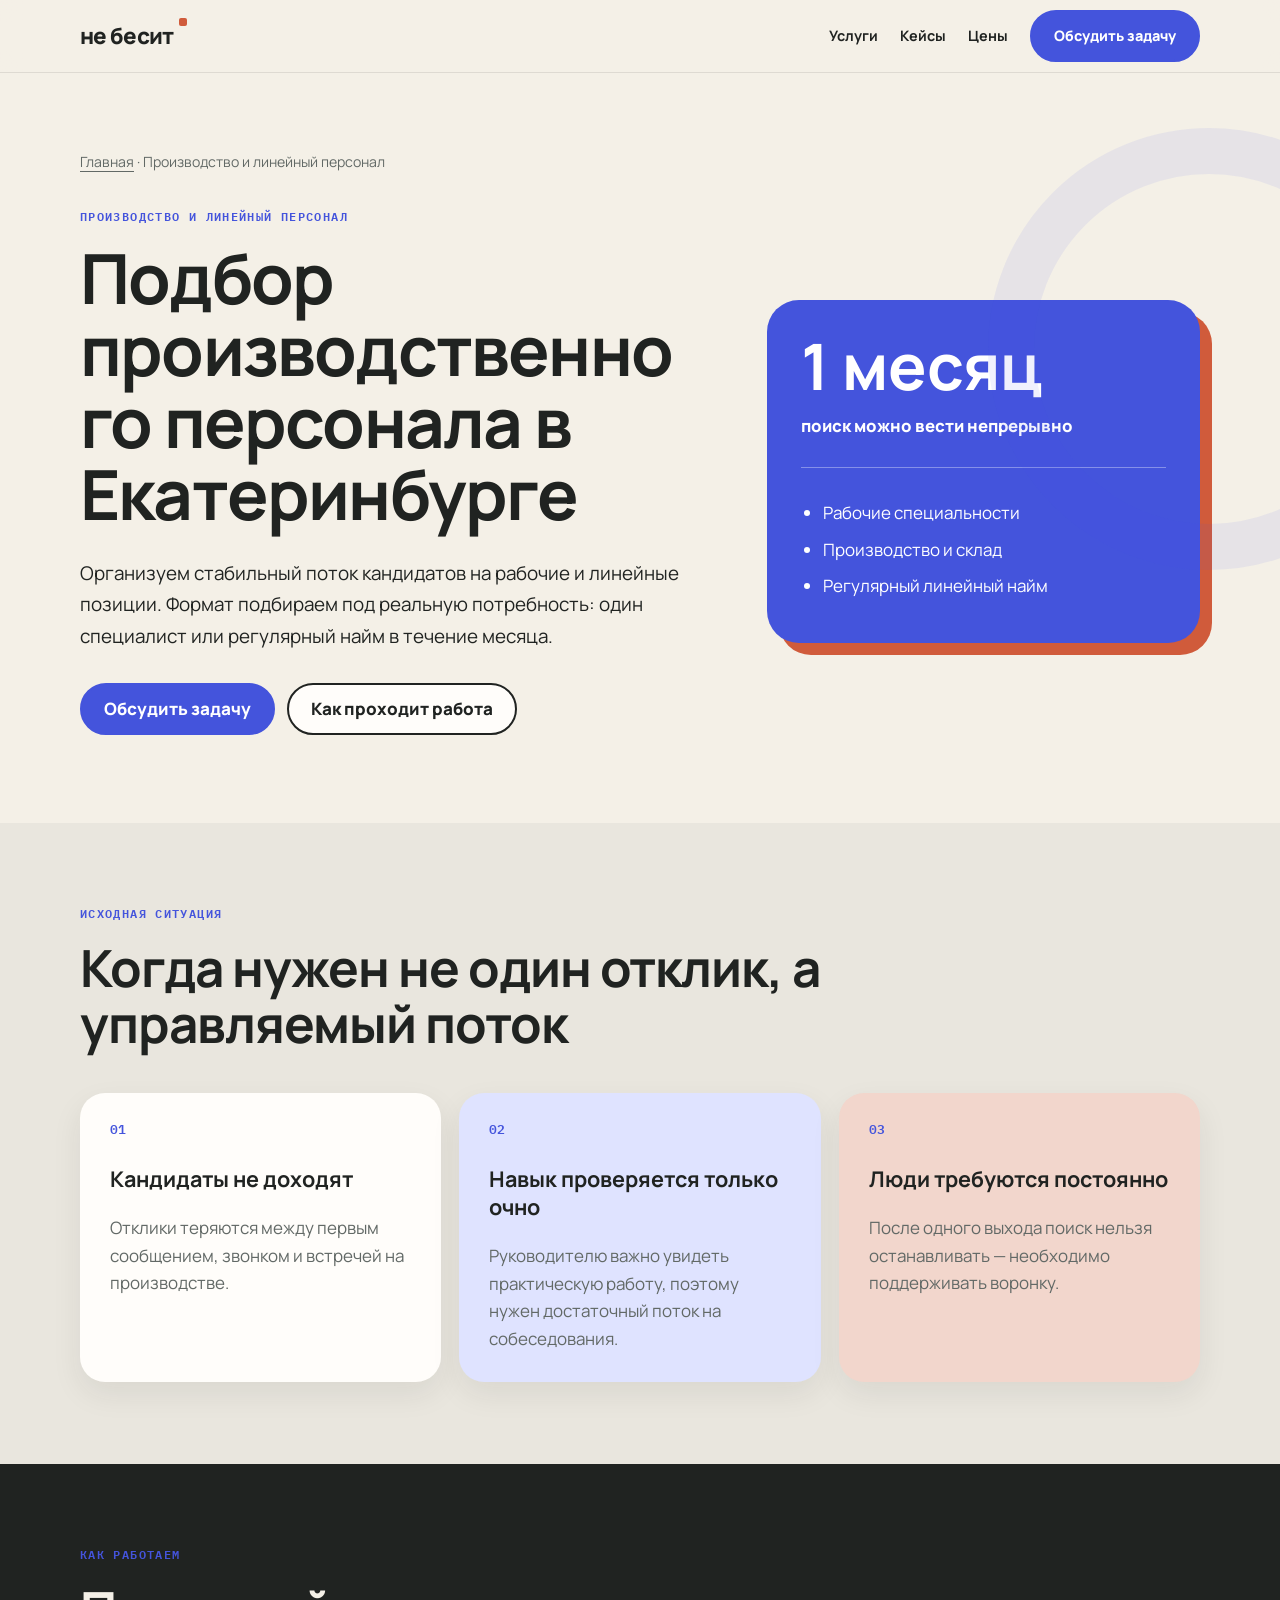
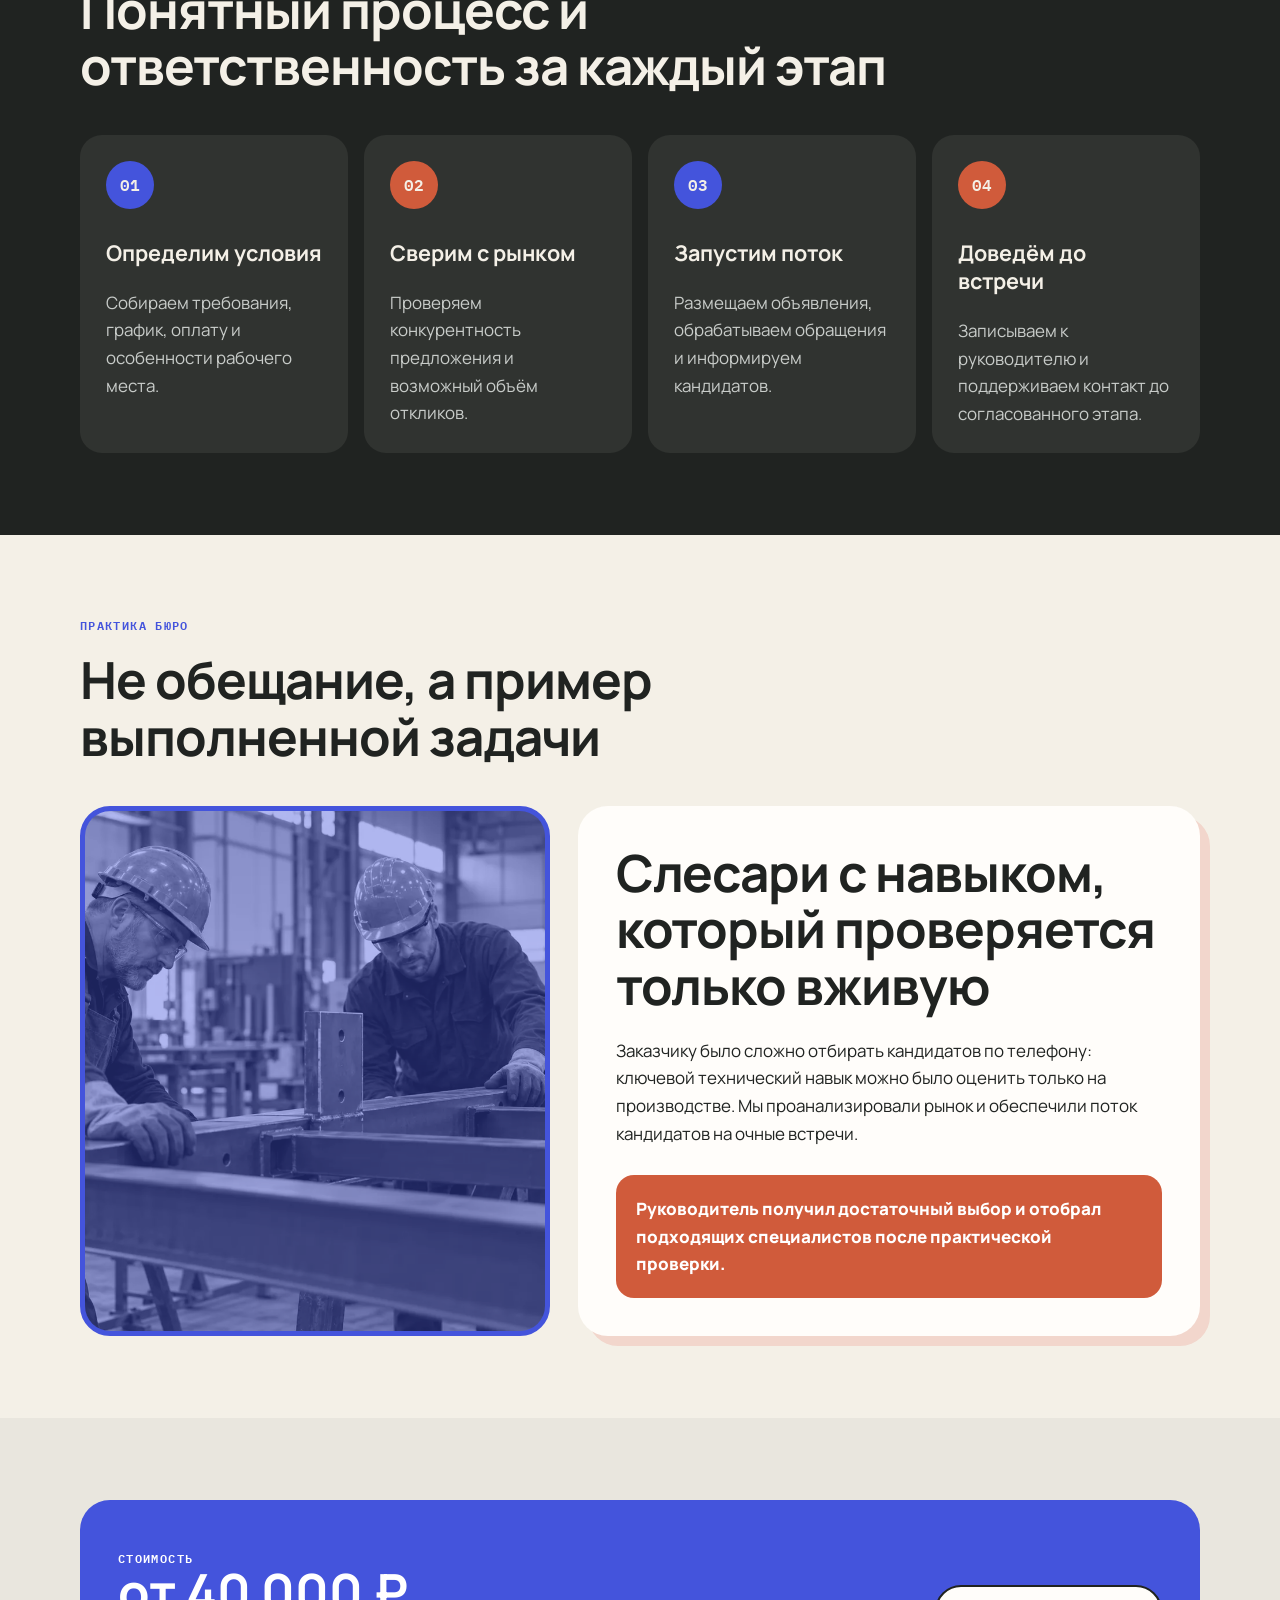
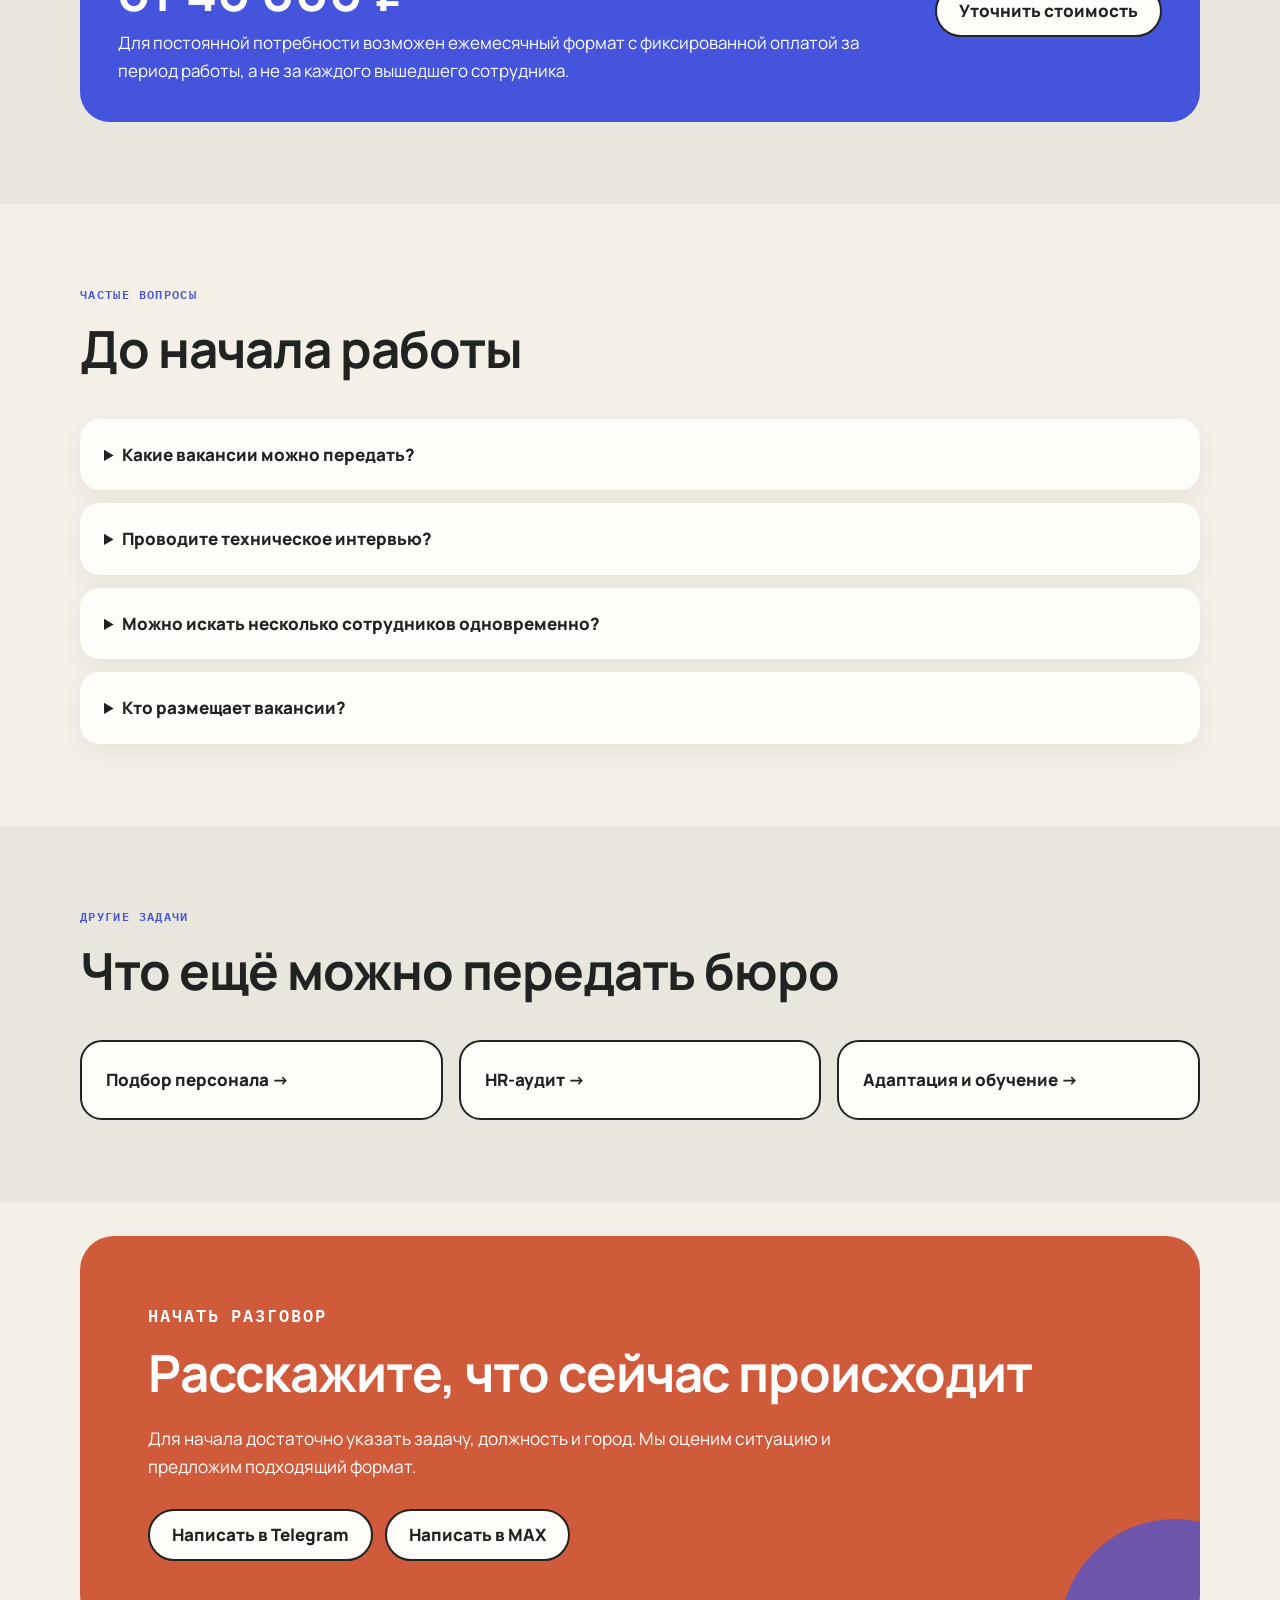
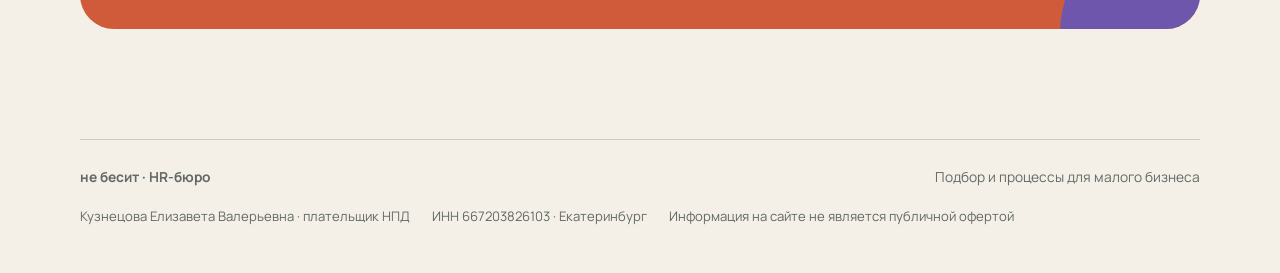
<file: podbor-proizvodstvennogo-personala/index.html>
<!doctype html>
<html lang="ru"><head>
<meta charset="utf-8"><meta name="viewport" content="width=device-width,initial-scale=1">
<title>Подбор производственного персонала в Екатеринбурге</title><meta name="description" content="Подбор рабочих и производственного персонала в Екатеринбурге: слесари, сотрудники цеха, склада и линейные специалисты.">
<meta name="robots" content="index,follow,max-image-preview:large"><meta name="theme-color" content="#f4f0e7">
<link rel="canonical" href="https://ne-besit.ru/podbor-proizvodstvennogo-personala/"><link rel="stylesheet" href="../assets/seo-pages.css">
<link rel="icon" type="image/svg+xml" href="data:image/svg+xml,%3Csvg xmlns='http://www.w3.org/2000/svg' viewBox='0 0 64 64'%3E%3Crect width='64' height='64' rx='15' fill='%234454dc'/%3E%3Cpath d='M15 42V20h7l11 13V20h8v22h-7L23 29v13z' fill='%23f4f0e7'/%3E%3Crect x='45' y='13' width='8' height='8' rx='2' fill='%23d05b3b'/%3E%3C/svg%3E">
<meta property="og:type" content="website"><meta property="og:locale" content="ru_RU"><meta property="og:site_name" content="HR-бюро «Не бесит»">
<meta property="og:title" content="Подбор производственного персонала в Екатеринбурге"><meta property="og:description" content="Подбор рабочих и производственного персонала в Екатеринбурге: слесари, сотрудники цеха, склада и линейные специалисты.">
<meta property="og:url" content="https://ne-besit.ru/podbor-proizvodstvennogo-personala/"><meta property="og:image" content="https://ne-besit.ru/assets/og-logo.png">
<meta property="og:image:width" content="1200"><meta property="og:image:height" content="630"><meta property="og:image:alt" content="Логотип HR-бюро «Не бесит»">
<meta name="twitter:card" content="summary_large_image"><meta name="twitter:image" content="https://ne-besit.ru/assets/og-logo.png"><script type="application/ld+json">{"@context":"https://schema.org","@graph":[{"@type":"Service","@id":"https://ne-besit.ru/podbor-proizvodstvennogo-personala/#service","name":"Подбор производственного персонала в Екатеринбурге","description":"Подбор рабочих и производственного персонала в Екатеринбурге: слесари, сотрудники цеха, склада и линейные специалисты.","url":"https://ne-besit.ru/podbor-proizvodstvennogo-personala/","provider":{"@type":"EmploymentAgency","@id":"https://ne-besit.ru/#organization","name":"HR-бюро «Не бесит»"},"areaServed":[{"@type":"City","name":"Екатеринбург"},{"@type":"Country","name":"Россия"}]},{"@type":"FAQPage","mainEntity":[{"@type":"Question","name":"Какие вакансии можно передать?","acceptedAnswer":{"@type":"Answer","text":"Слесари, рабочие производства, сотрудники склада, кухни, торговых точек и другие линейные позиции. Возможность поиска оцениваем до договора."}},{"@type":"Question","name":"Проводите техническое интервью?","acceptedAnswer":{"@type":"Answer","text":"Если навык требует практической проверки, её проводит представитель заказчика. Мы обеспечиваем поток и предварительно проверяем согласованные параметры."}},{"@type":"Question","name":"Можно искать несколько сотрудников одновременно?","acceptedAnswer":{"@type":"Answer","text":"Да. Для регулярной потребности предлагаем месячный формат, в котором стоимость не увеличивается за каждого нового вышедшего сотрудника."}},{"@type":"Question","name":"Кто размещает вакансии?","acceptedAnswer":{"@type":"Answer","text":"Размещения и работу с объявлениями берёт на себя бюро. Платные площадки и рекламный бюджет согласовываются заранее."}}]},{"@type":"BreadcrumbList","itemListElement":[{"@type":"ListItem","position":1,"name":"Главная","item":"https://ne-besit.ru/"},{"@type":"ListItem","position":2,"name":"Подбор производственного персонала в Екатеринбурге","item":"https://ne-besit.ru/podbor-proizvodstvennogo-personala/"}]}]}</script>
</head><body>
<header><div class="container nav"><a class="logo" href="/">не бесит</a><nav class="nav-links" aria-label="Основная навигация"><a href="/#services">Услуги</a><a href="/#cases">Кейсы</a><a href="/#prices">Цены</a><a class="btn btn-blue" href="#contact">Обсудить задачу</a></nav></div></header>
<main>
<section class="hero"><div class="container"><div class="crumbs"><a href="/">Главная</a> · Производство и линейный персонал</div><div class="hero-grid"><div><p class="eyebrow">Производство и линейный персонал</p><h1>Подбор производственного персонала в Екатеринбурге</h1><p class="lead">Организуем стабильный поток кандидатов на рабочие и линейные позиции. Формат подбираем под реальную потребность: один специалист или регулярный найм в течение месяца.</p><div class="hero-actions"><a class="btn btn-blue" href="#contact">Обсудить задачу</a><a class="btn btn-light" href="#how">Как проходит работа</a></div></div><aside class="hero-card"><strong>1 месяц</strong><span>поиск можно вести непрерывно</span><ul><li>Рабочие специальности</li><li>Производство и склад</li><li>Регулярный линейный найм</li></ul></aside></div></div></section>
<section class="paper2"><div class="container"><div class="section-head"><p class="eyebrow">Исходная ситуация</p><h2>Когда нужен не один отклик, а управляемый поток</h2></div><div class="grid-3"><article class="card"><span class="card-num">01</span><h3>Кандидаты не доходят</h3><p>Отклики теряются между первым сообщением, звонком и встречей на производстве.</p></article><article class="card"><span class="card-num">02</span><h3>Навык проверяется только очно</h3><p>Руководителю важно увидеть практическую работу, поэтому нужен достаточный поток на собеседования.</p></article><article class="card"><span class="card-num">03</span><h3>Люди требуются постоянно</h3><p>После одного выхода поиск нельзя останавливать — необходимо поддерживать воронку.</p></article></div></div></section>
<section class="dark" id="how"><div class="container"><div class="section-head"><p class="eyebrow">Как работаем</p><h2>Понятный процесс и ответственность за каждый этап</h2></div><div class="steps"><article class="step"><span class="step-num">01</span><h3>Определим условия</h3><p>Собираем требования, график, оплату и особенности рабочего места.</p></article><article class="step"><span class="step-num">02</span><h3>Сверим с рынком</h3><p>Проверяем конкурентность предложения и возможный объём откликов.</p></article><article class="step"><span class="step-num">03</span><h3>Запустим поток</h3><p>Размещаем объявления, обрабатываем обращения и информируем кандидатов.</p></article><article class="step"><span class="step-num">04</span><h3>Доведём до встречи</h3><p>Записываем к руководителю и поддерживаем контакт до согласованного этапа.</p></article></div></div></section>
<section><div class="container"><div class="section-head"><p class="eyebrow">Практика бюро</p><h2>Не обещание, а пример выполненной задачи</h2></div><div class="proof"><div class="proof-visual"><img src="../assets/case-production.webp" alt="Подбор слесарей на производство" loading="lazy" decoding="async"></div><article class="proof-copy"><h2>Слесари с навыком, который проверяется только вживую</h2><p>Заказчику было сложно отбирать кандидатов по телефону: ключевой технический навык можно было оценить только на производстве. Мы проанализировали рынок и обеспечили поток кандидатов на очные встречи.</p><div class="result">Руководитель получил достаточный выбор и отобрал подходящих специалистов после практической проверки.</div></article></div></div></section>
<section class="paper2"><div class="container"><div class="price-box"><div><p class="eyebrow" style="color:white">Стоимость</p><strong>от 40 000 ₽</strong><p>Для постоянной потребности возможен ежемесячный формат с фиксированной оплатой за период работы, а не за каждого вышедшего сотрудника.</p></div><a class="btn btn-light" href="#contact">Уточнить стоимость</a></div></div></section>
<section><div class="container"><div class="section-head"><p class="eyebrow">Частые вопросы</p><h2>До начала работы</h2></div><div class="faq"><details><summary>Какие вакансии можно передать?</summary><p>Слесари, рабочие производства, сотрудники склада, кухни, торговых точек и другие линейные позиции. Возможность поиска оцениваем до договора.</p></details><details><summary>Проводите техническое интервью?</summary><p>Если навык требует практической проверки, её проводит представитель заказчика. Мы обеспечиваем поток и предварительно проверяем согласованные параметры.</p></details><details><summary>Можно искать несколько сотрудников одновременно?</summary><p>Да. Для регулярной потребности предлагаем месячный формат, в котором стоимость не увеличивается за каждого нового вышедшего сотрудника.</p></details><details><summary>Кто размещает вакансии?</summary><p>Размещения и работу с объявлениями берёт на себя бюро. Платные площадки и рекламный бюджет согласовываются заранее.</p></details></div></div></section>
<section class="paper2"><div class="container"><div class="section-head"><p class="eyebrow">Другие задачи</p><h2>Что ещё можно передать бюро</h2></div><div class="related"><a href="/podbor-personala-ekaterinburg/">Подбор персонала →</a><a href="/hr-audit/">HR-аудит →</a><a href="/adaptaciya-obuchenie-personala/">Адаптация и обучение →</a></div></div></section>
<section class="contact" id="contact"><div class="container"><div class="contact-box"><p class="eyebrow" style="color:white">Начать разговор</p><h2>Расскажите, что сейчас происходит</h2><p>Для начала достаточно указать задачу, должность и город. Мы оценим ситуацию и предложим подходящий формат.</p><div class="contact-actions"><a class="btn btn-light" href="https://t.me/liza_kuznetsova_ekb" target="_blank" rel="noopener noreferrer">Написать в Telegram</a><a class="btn btn-light" href="https://max.ru/u/f9LHodD0cOJaok45TNWc3zuuhjObs2EStNBGG1cDDjt7HR12Wh5RwEzt-4s" target="_blank" rel="noopener noreferrer">Написать в MAX</a></div></div></div></section>
</main>
<footer><div class="container footer-row"><strong>не бесит · HR-бюро</strong><span>Подбор и процессы для малого бизнеса</span><div class="footer-legal"><span>Кузнецова Елизавета Валерьевна · плательщик НПД</span><span>ИНН 667203826103 · Екатеринбург</span><span>Информация на сайте не является публичной офертой</span></div></div></footer>
</body></html>
</file>
<file: assets/seo-pages.css>
@font-face{font-family:Manrope;src:url('Manrope-Regular.ttf')}@font-face{font-family:Manrope;src:url('Manrope-Bold.ttf');font-weight:700}@font-face{font-family:Manrope;src:url('Manrope-ExtraBold.ttf');font-weight:800}@font-face{font-family:'IBM Plex Mono';src:url('IBMPlexMono-SemiBold.ttf');font-weight:600}
:root{--paper:#f4f0e7;--paper2:#e9e6de;--white:#fffdfa;--ink:#202321;--muted:#626966;--line:#cec9be;--blue:#4454dc;--blue2:#3343bf;--soft:#dfe3ff;--orange:#d05b3b;--orange2:#b94529;--orange-soft:#f2d6cc;--shadow:0 18px 50px rgba(32,35,33,.12)}
*{box-sizing:border-box}html{scroll-behavior:smooth}body{margin:0;background:var(--paper);color:var(--ink);font-family:Manrope,Arial,sans-serif;font-size:17px;line-height:1.62;overflow-x:hidden}a{color:inherit;text-decoration:none}img{display:block;max-width:100%}.container{width:min(1120px,calc(100% - 40px));margin:auto}
header{position:sticky;top:0;z-index:20;background:rgba(244,240,231,.94);backdrop-filter:blur(12px);border-bottom:1px solid rgba(32,35,33,.1)}.nav{height:72px;display:flex;align-items:center;justify-content:space-between;gap:24px}.logo{font-size:1.4rem;font-weight:800;letter-spacing:-.03em}.logo::after{content:'';display:inline-block;width:8px;height:8px;margin-left:5px;background:var(--orange);border-radius:2px;vertical-align:top}.nav-links{display:flex;align-items:center;gap:22px;font-weight:700;font-size:.9rem}
.btn{display:inline-flex;align-items:center;justify-content:center;max-width:100%;min-height:52px;padding:0 22px;border:2px solid var(--ink);border-radius:999px;font-weight:800;text-align:center;transition:.2s transform,.2s box-shadow}.btn:hover{transform:translateY(-3px);box-shadow:0 10px 24px rgba(32,35,33,.15)}.btn-blue{background:var(--blue);border-color:var(--blue);color:white}.btn-light{background:var(--white);color:var(--ink)}
.hero{position:relative;overflow:hidden;padding:78px 0 88px}.hero::after{content:'';position:absolute;width:350px;height:350px;right:-150px;top:55px;border-radius:50%;border:46px solid var(--blue);opacity:.08}.crumbs{margin-bottom:34px;color:var(--muted);font-size:.88rem;overflow-wrap:anywhere}.crumbs a{border-bottom:1px solid currentColor}.eyebrow{margin:0 0 18px;color:var(--blue);font:600 .78rem/1.3 'IBM Plex Mono',monospace;letter-spacing:.11em;text-transform:uppercase}.hero-grid{display:grid;grid-template-columns:1.18fr .82fr;gap:64px;align-items:center}.hero-grid>*{min-width:0}h1,h2,h3,p{margin-top:0}h1,h2{overflow-wrap:anywhere;hyphens:auto}h1{max-width:800px;margin-bottom:28px;font-size:clamp(2.8rem,5.4vw,5.7rem);line-height:1.04;letter-spacing:-.026em}h2{margin-bottom:24px;font-size:clamp(2rem,4vw,3.8rem);line-height:1.1;letter-spacing:-.02em}h3{font-size:1.35rem;line-height:1.3}.lead{max-width:760px;font-size:1.18rem;line-height:1.68}.hero-actions{display:flex;flex-wrap:wrap;gap:12px;margin-top:30px}.hero-card{position:relative;max-width:100%;padding:34px;border-radius:32px;background:var(--blue);color:white;box-shadow:12px 12px 0 var(--orange)}.hero-card strong{display:block;font-size:clamp(2.5rem,5vw,4.6rem);line-height:1}.hero-card span{display:block;margin-top:14px;font-size:1.05rem;font-weight:800}.hero-card ul{margin:28px 0 0;padding:22px 0 0 22px;border-top:1px solid rgba(255,255,255,.35)}.hero-card li{margin:9px 0}
section{padding:82px 0}.paper2{background:var(--paper2)}.dark{background:var(--ink);color:var(--paper)}.section-head{max-width:820px;margin-bottom:42px}.section-head>p:not(.eyebrow){font-size:1.08rem;color:var(--muted)}.dark .section-head>p:not(.eyebrow){color:#c8ccc9}.grid-3{display:grid;grid-template-columns:repeat(3,1fr);gap:18px}.card{padding:30px;border-radius:25px;background:var(--white);box-shadow:0 12px 30px rgba(32,35,33,.08)}.card:nth-child(2){background:var(--soft)}.card:nth-child(3){background:var(--orange-soft)}.card-num{display:block;margin-bottom:28px;color:var(--blue);font:600 .82rem/1 'IBM Plex Mono',monospace}.card p{margin-bottom:0;color:var(--muted)}.steps{display:grid;grid-template-columns:repeat(4,1fr);gap:16px}.step{padding:26px;border-radius:22px;background:#303330}.step-num{display:grid;width:48px;height:48px;margin-bottom:30px;place-items:center;border-radius:50%;background:var(--blue);font:600 1rem/1 'IBM Plex Mono',monospace}.step:nth-child(even) .step-num{background:var(--orange)}.step p{margin-bottom:0;color:#c8ccc9}
.proof{display:grid;grid-template-columns:.86fr 1.14fr;gap:28px;align-items:stretch}.proof-visual{min-height:420px;overflow:hidden;border:5px solid var(--blue);border-radius:30px;background:var(--blue)}.proof-visual img{width:100%;height:100%;object-fit:cover;filter:grayscale(1) contrast(1.04);opacity:.58}.proof-copy{padding:38px;border-radius:30px;background:var(--white);box-shadow:10px 10px 0 var(--orange-soft)}.proof-copy .result{margin-top:28px;padding:20px;border-radius:18px;background:var(--orange);color:white;font-weight:800}.price-box{display:grid;grid-template-columns:1fr auto;gap:36px;align-items:center;padding:38px;border-radius:30px;background:var(--blue);color:white}.price-box strong{display:block;font-size:clamp(2.2rem,4vw,3.8rem);line-height:1}.price-box p{margin:12px 0 0}.price-box .btn{white-space:nowrap}
.faq{display:grid;gap:13px}.faq details{padding:22px 24px;border-radius:20px;background:var(--white);box-shadow:0 8px 22px rgba(32,35,33,.06)}.faq summary{cursor:pointer;font-weight:800}.faq details p{margin:16px 0 0;color:var(--muted)}
.related{display:grid;grid-template-columns:repeat(3,1fr);gap:16px}.related a{padding:24px;border:2px solid var(--ink);border-radius:22px;background:var(--white);font-weight:800;transition:.2s transform,.2s background}.related a:hover{transform:translateY(-4px);background:var(--soft)}.contact{padding-top:34px}.contact-box{position:relative;overflow:hidden;padding:clamp(38px,6vw,68px);border-radius:34px;background:var(--orange);color:white}.contact-box::after{content:'';position:absolute;width:230px;height:230px;right:-90px;bottom:-120px;border-radius:50%;background:var(--blue);opacity:.7}.contact-box>*{position:relative;z-index:2}.contact-box p{max-width:720px;font-size:1.08rem}.contact-actions{display:flex;flex-wrap:wrap;gap:12px;margin-top:28px}footer{padding:28px 0 46px}.footer-row{display:flex;flex-wrap:wrap;justify-content:space-between;gap:10px 25px;padding-top:26px;border-top:1px solid var(--line);color:var(--muted);font-size:.86rem}.footer-legal{width:100%;display:flex;flex-wrap:wrap;gap:5px 22px;margin-top:8px;font-size:.82rem}
@media(max-width:860px){.hero-grid,.proof{grid-template-columns:1fr}.hero-card{max-width:560px}.grid-3,.related{grid-template-columns:1fr}.steps{grid-template-columns:1fr 1fr}.proof-visual{min-height:340px}}@media(max-width:620px){body{font-size:16px}.container{width:min(100% - 28px,1120px)}.nav{height:64px}.nav-links a:not(.btn){display:none}.nav-links .btn{min-height:42px;padding:0 13px;font-size:.8rem}.hero{padding:40px 0 60px}.crumbs{margin-bottom:28px;line-height:1.45}h1{font-size:clamp(2rem,9.5vw,2.85rem);line-height:1.06;letter-spacing:-.032em}h2{font-size:clamp(1.9rem,8.8vw,2.55rem)}.hero-actions{align-items:stretch;flex-direction:column}.hero-actions .btn{width:100%;padding:12px 18px}.hero-card{width:100%;padding:28px;box-shadow:8px 8px 0 var(--orange)}section{padding:62px 0}.steps{grid-template-columns:1fr}.price-box{grid-template-columns:1fr;min-width:0;padding:28px}.price-box strong{font-size:clamp(2rem,10vw,3rem);overflow-wrap:anywhere}.price-box .btn{width:100%;white-space:normal;padding:12px 18px}.contact-actions{flex-direction:column}.contact-actions .btn{width:100%;padding:12px 18px}.footer-row,.footer-legal{flex-direction:column}}
</file>
